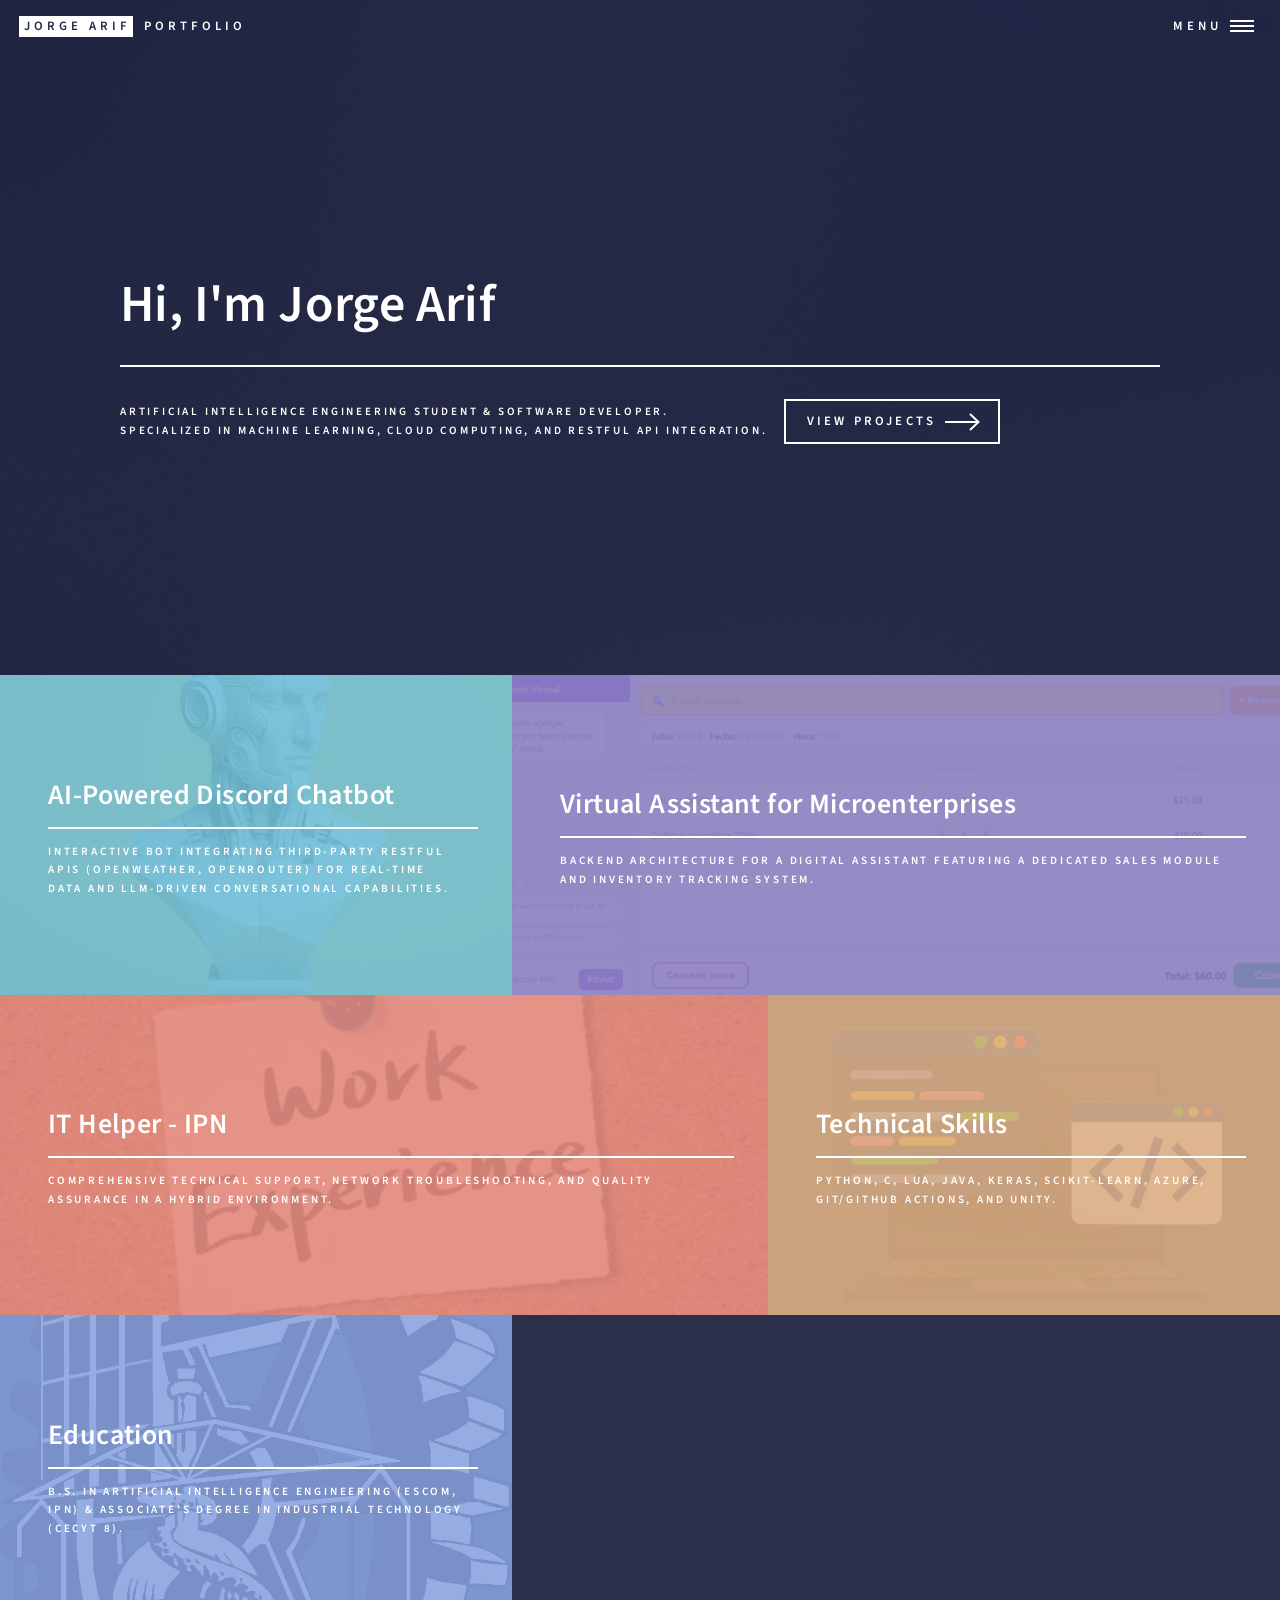
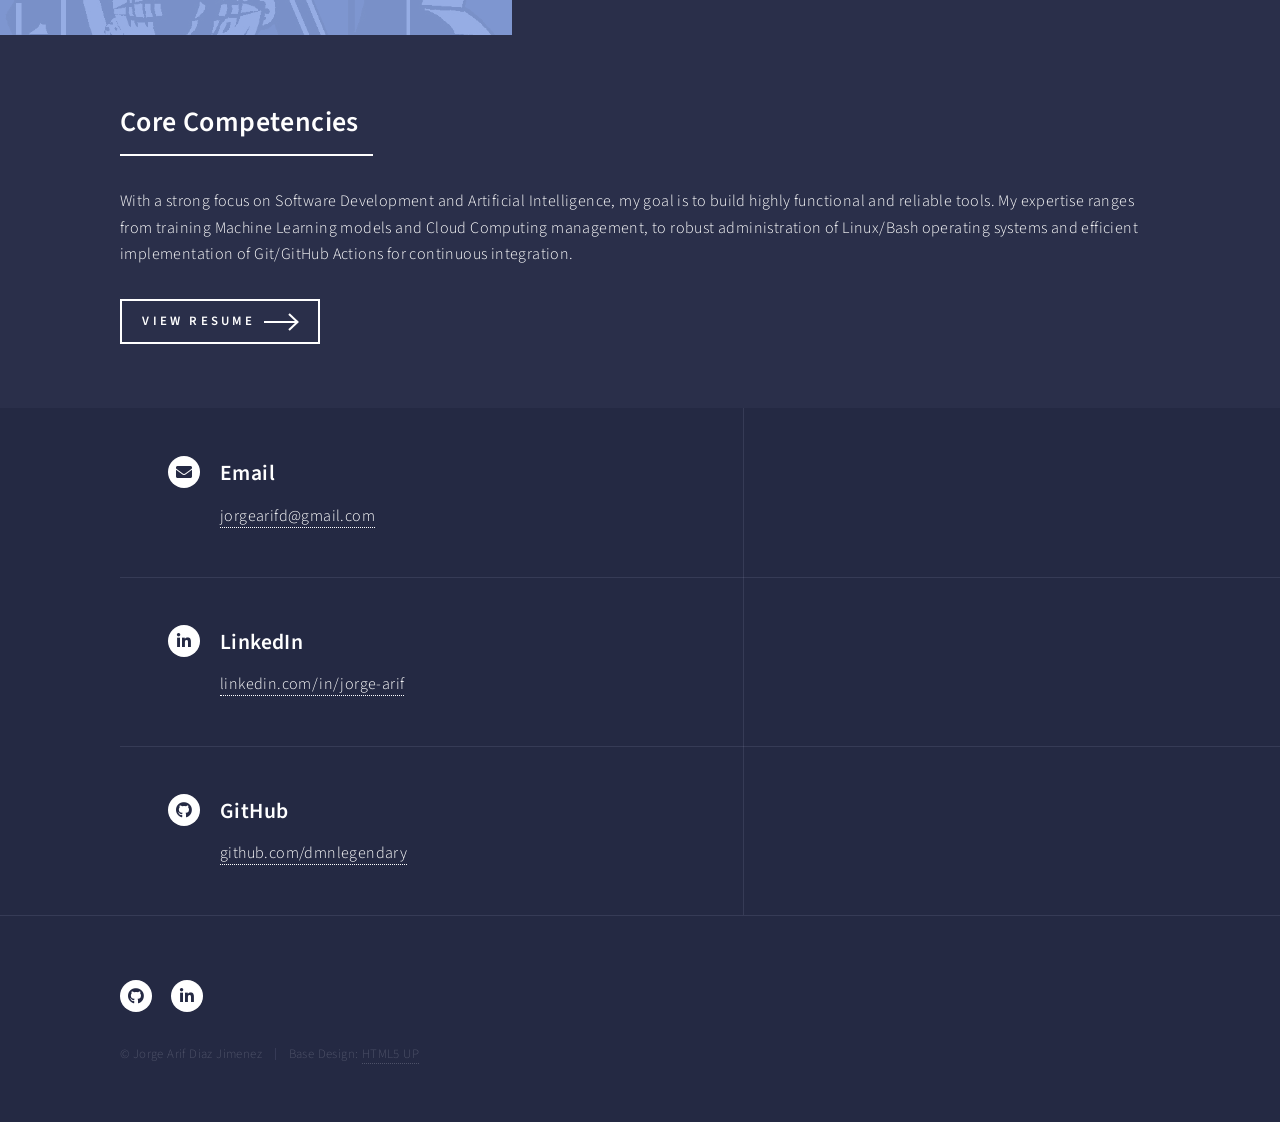
<file: index.html>
<!DOCTYPE HTML>
<html>
    <head>
        <title>Jorge Arif | Portfolio</title>
        <meta charset="utf-8" />
        <meta name="viewport" content="width=device-width, initial-scale=1, user-scalable=no" />
        <link rel="stylesheet" href="assets/css/main.css" />
        <link rel="icon" type="image/png" href="images/Logo_Arif.png">
        <noscript><link rel="stylesheet" href="assets/css/noscript.css" /></noscript>
    </head>
    <body class="is-preload">

        <div id="wrapper">

                <header id="header" class="alt">
                        <a href="index.html" class="logo"><strong>Jorge Arif</strong> <span>Portfolio</span></a>
                        <nav>
                            <a href="#menu">Menu</a>
                        </nav>
                    </header>

                <nav id="menu">
                        <ul class="links">
                            <li><a href="index.html">Home</a></li>
                            <li><a href="discordBot.html">Discord Chatbot</a></li>
                            <li><a href="VirtualAssistant.html">Virtual Assistant</a></li>
                            <li><a href="ITJob.html">IT Experience</a></li>
                            <li><a href="technicalSkills.html">Technical Skills</a></li>
                            <li><a href="education.html">Education</a></li>
                        </ul>
                    </nav>

                <section id="banner" class="major">
                        <div class="inner">
                            <header class="major">
                                <h1>Hi, I'm Jorge Arif</h1>
                            </header>
                            <div class="content">
                                <p>Artificial Intelligence Engineering Student & Software Developer.<br />
                                Specialized in Machine Learning, Cloud Computing, and RESTful API Integration.</p>
                                <ul class="actions">
                                    <li><a href="#one" class="button next scrolly">View Projects</a></li>
                                </ul>
                            </div>
                        </div>
                    </section>

                <div id="main">

                        <section id="one" class="tiles">
                                <article>
                                    <span class="image">
                                        <img src="images/discord_emblem.jpg" alt="Discord Bot Project" />
                                    </span>
                                    <header class="major">
                                        <h3><a href="discordBot.html" class="link">AI-Powered Discord Chatbot</a></h3>
                                        <p>Interactive bot integrating third-party RESTful APIs (OpenWeather, OpenRouter) for real-time data and LLM-driven conversational capabilities.</p>
                                    </header>
                                </article>
                                
                                <article>
                                    <span class="image">
                                        <img src="images/asistenteMockup.png" alt="Virtual Assistant Project" />
                                    </span>
                                    <header class="major">
                                        <h3><a href="VirtualAssistant.html" class="link">Virtual Assistant for Microenterprises</a></h3>
                                        <p>Backend architecture for a digital assistant featuring a dedicated sales module and inventory tracking system.</p>
                                    </header>
                                </article>

                                <article>
                                    <span class="image">
                                        <img src="images/jobExperience.png" alt="IT Helper Experience" />
                                    </span>
                                    <header class="major">
                                        <h3><a href="ITJob.html" class="link">IT Helper - IPN</a></h3>
                                        <p>Comprehensive technical support, network troubleshooting, and quality assurance in a hybrid environment.</p>
                                    </header>
                                </article>

                                <article>
                                    <span class="image">
                                        <img src="images/embed2.png" alt="Technical Skills" />
                                    </span>
                                    <header class="major">
                                        <h3><a href="technicalSkills.html" class="link">Technical Skills</a></h3>
                                        <p>Python, C, Lua, Java, Keras, Scikit-learn, Azure, Git/GitHub Actions, and Unity.</p>
                                    </header>
                                </article>

                                <article>
                                    <span class="image">
                                        <img src="images/IPN_escudo.png" alt="Education" />
                                    </span>
                                    <header class="major">
                                        <h3><a href="education.html" class="link">Education</a></h3>
                                        <p>B.S. in Artificial Intelligence Engineering (ESCOM, IPN) & Associate's degree in Industrial Technology (CECyT 8).</p>
                                    </header>
                                </article>
                            </section>

                        <section id="two">
                                <div class="inner">
                                    <header class="major">
                                        <h2>Core Competencies</h2>
                                    </header>
                                    <p>With a strong focus on Software Development and Artificial Intelligence, my goal is to build highly functional and reliable tools. My expertise ranges from training Machine Learning models and Cloud Computing management, to robust administration of Linux/Bash operating systems and efficient implementation of Git/GitHub Actions for continuous integration.</p>
                                    <ul class="actions">
                                        <li><a href="assets/docs/CV.pdf" target="_blank" class="button next">View Resume</a></li>
                                    </ul>
                                </div>
                            </section>

                    </div>

                <section id="contact">
                        <div class="inner">
                            <section class="split">
                                <section>
                                    <div class="contact-method">
                                        <span class="icon solid alt fa-envelope"></span>
                                        <h3>Email</h3>
                                        <a href="mailto:jorgearifd@gmail.com">jorgearifd@gmail.com</a>
                                    </div>
                                </section>
                                <section>
                                    <div class="contact-method">
                                        <span class="icon brands alt fa-linkedin-in"></span>
                                        <h3>LinkedIn</h3>
                                        <a href="https://www.linkedin.com/in/jorge-arif-diaz-jimenez-746949239/" target="_blank">linkedin.com/in/jorge-arif</a>
                                    </div>
                                </section>
                                <section>
                                    <div class="contact-method">
                                        <span class="icon brands alt fa-github"></span>
                                        <h3>GitHub</h3>
                                        <a href="https://github.com/dmnlegendary" target="_blank">github.com/dmnlegendary</a>
                                    </div>
                                </section>
                            </section>
                        </div>
                    </section>

                <footer id="footer">
                        <div class="inner">
                            <ul class="icons">
                                <li><a href="https://github.com/dmnlegendary" target="_blank" class="icon brands alt fa-github"><span class="label">GitHub</span></a></li>
                                <li><a href="https://www.linkedin.com/in/jorge-arif-diaz-jimenez-746949239/" target="_blank" class="icon brands alt fa-linkedin-in"><span class="label">LinkedIn</span></a></li>
                            </ul>
                            <ul class="copyright">
                                <li>&copy; Jorge Arif Diaz Jimenez</li><li>Base Design: <a href="https://html5up.net">HTML5 UP</a></li>
                            </ul>
                        </div>
                    </footer>

            </div>

        <script src="assets/js/jquery.min.js"></script>
            <script src="assets/js/jquery.scrolly.min.js"></script>
            <script src="assets/js/jquery.scrollex.min.js"></script>
            <script src="assets/js/browser.min.js"></script>
            <script src="assets/js/breakpoints.min.js"></script>
            <script src="assets/js/util.js"></script>
            <script src="assets/js/main.js"></script>

    </body>
</html>
</file>
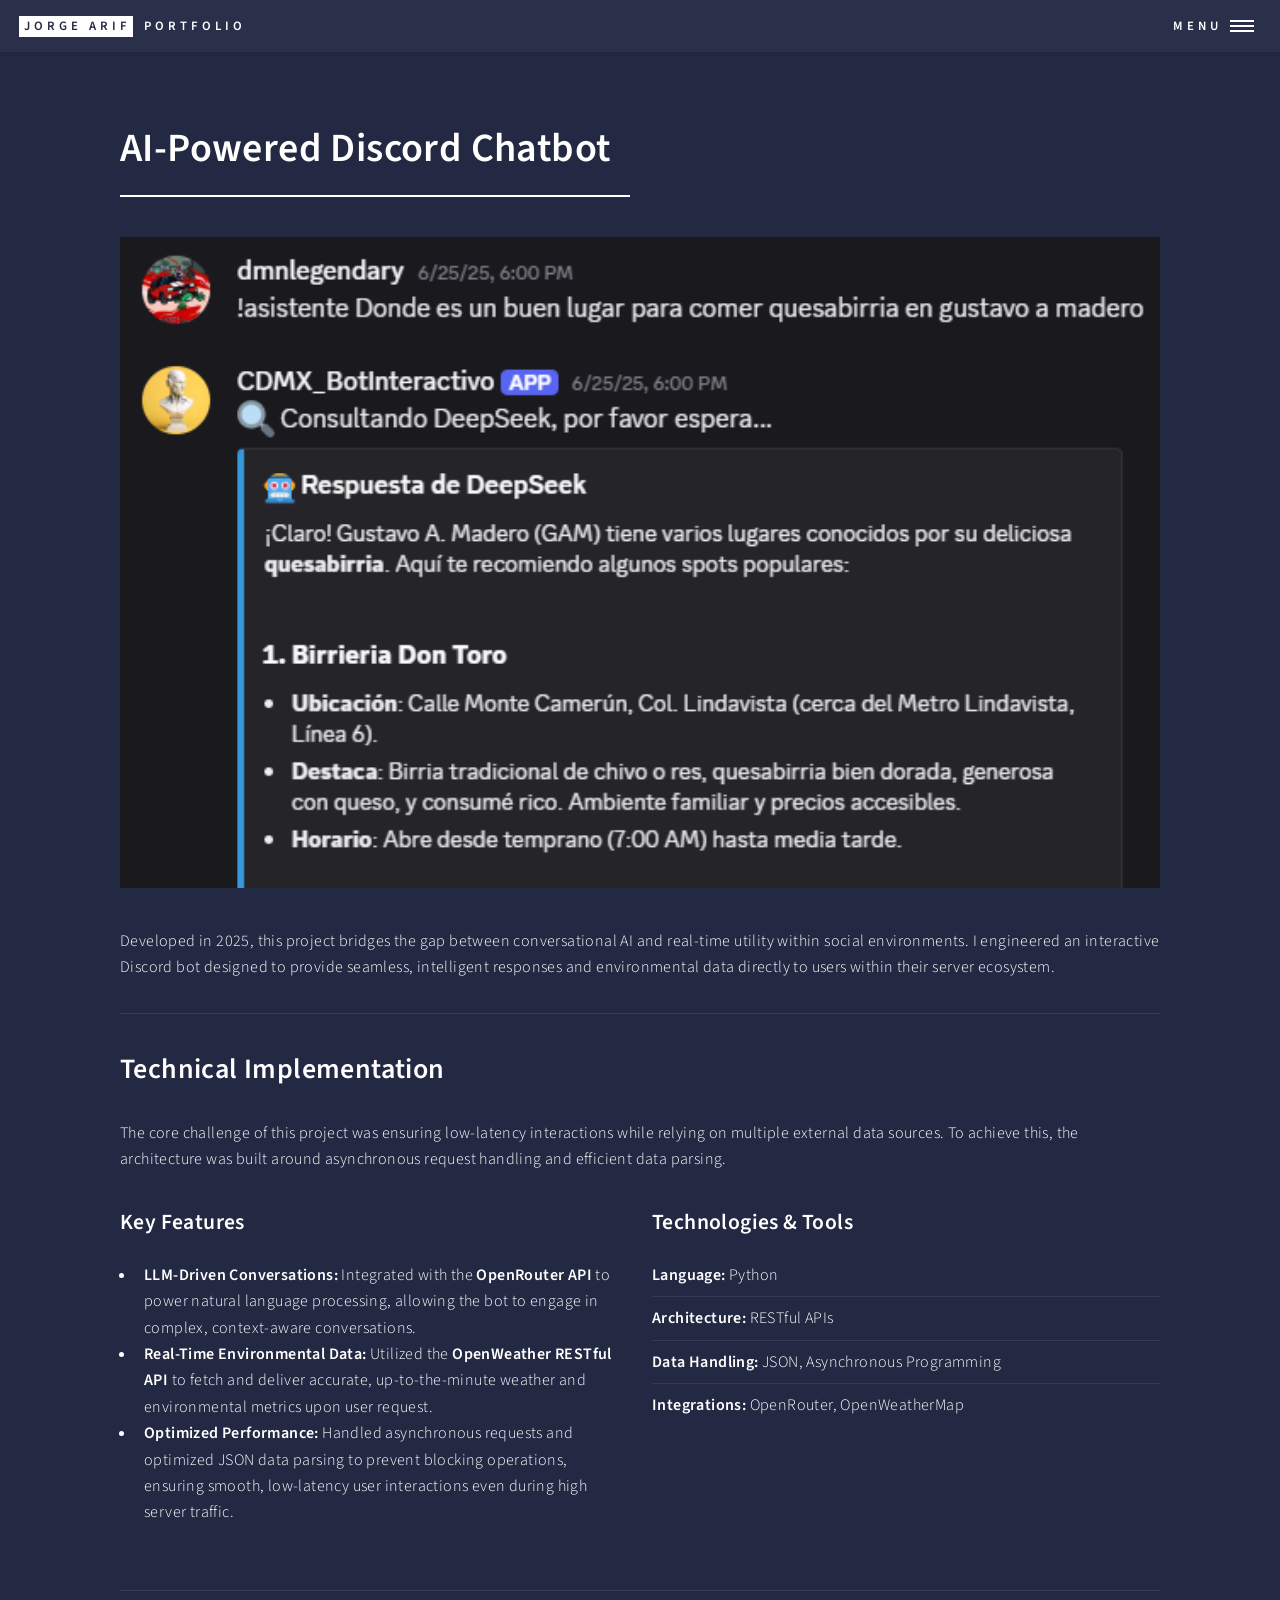
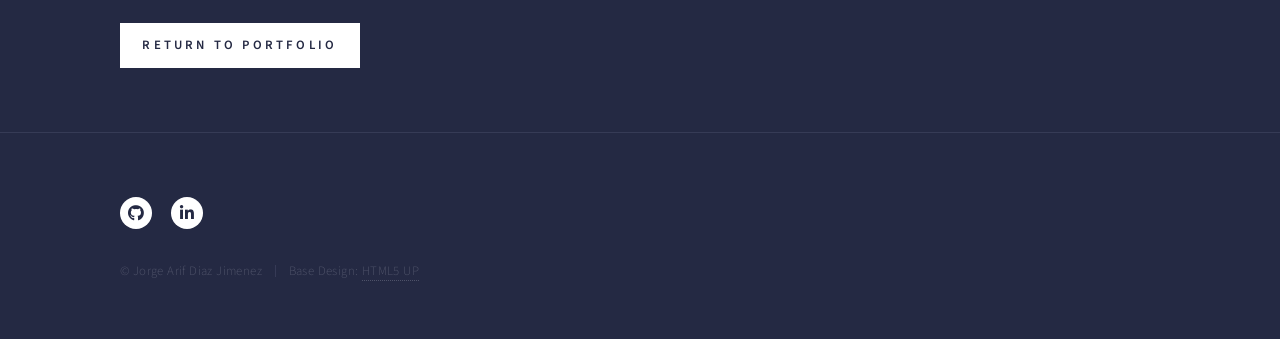
<file: discordBot.html>
<!DOCTYPE HTML>
<html>
    <head>
        <title>Discord Chatbot | Jorge Arif</title>
        <meta charset="utf-8" />
        <meta name="viewport" content="width=device-width, initial-scale=1, user-scalable=no" />
        <link rel="stylesheet" href="assets/css/main.css" />
        <link rel="icon" type="image/png" href="images/Logo_Arif.png">
        <noscript><link rel="stylesheet" href="assets/css/noscript.css" /></noscript>
    </head>
    <body class="is-preload">

        <div id="wrapper">

                <header id="header">
                        <a href="index.html" class="logo"><strong>Jorge Arif</strong> <span>Portfolio</span></a>
                        <nav>
                            <a href="#menu">Menu</a>
                        </nav>
                    </header>

                <nav id="menu">
                        <ul class="links">
                            <li><a href="index.html">Home</a></li>
                            <li><a href="discordBot.html">Discord Chatbot</a></li>
                            <li><a href="VirtualAssistant.html">Virtual Assistant</a></li>
                            <li><a href="ITJob.html">IT Experience</a></li>
                            <li><a href="technicalSkills.html">Technical Skills</a></li>
                            <li><a href="education.html">Education</a></li>
                        </ul>
                    </nav>

                <div id="main" class="alt">

                        <section id="one">
                                <div class="inner">
                                    <header class="major">
                                        <h1>AI-Powered Discord Chatbot</h1>
                                    </header>
                                    
                                    <span class="image main"><img src="images/bot_funcionando.png" alt="Discord Bot Banner" /></span>
                                    
                                    <p>Developed in 2025, this project bridges the gap between conversational AI and real-time utility within social environments. I engineered an interactive Discord bot designed to provide seamless, intelligent responses and environmental data directly to users within their server ecosystem.</p>

                                    <hr />

                                    <h2>Technical Implementation</h2>
                                    <p>The core challenge of this project was ensuring low-latency interactions while relying on multiple external data sources. To achieve this, the architecture was built around asynchronous request handling and efficient data parsing.</p>
                                    
                                    <div class="row">
                                        <div class="col-6 col-12-small">
                                            <h3>Key Features</h3>
                                            <ul>
                                                <li><strong>LLM-Driven Conversations:</strong> Integrated with the <strong>OpenRouter API</strong> to power natural language processing, allowing the bot to engage in complex, context-aware conversations.</li>
                                                <li><strong>Real-Time Environmental Data:</strong> Utilized the <strong>OpenWeather RESTful API</strong> to fetch and deliver accurate, up-to-the-minute weather and environmental metrics upon user request.</li>
                                                <li><strong>Optimized Performance:</strong> Handled asynchronous requests and optimized JSON data parsing to prevent blocking operations, ensuring smooth, low-latency user interactions even during high server traffic.</li>
                                            </ul>
                                        </div>
                                        <div class="col-6 col-12-small">
                                            <h3>Technologies & Tools</h3>
                                            <ul class="alt">
                                                <li><strong>Language:</strong> Python</li>
                                                <li><strong>Architecture:</strong> RESTful APIs</li>
                                                <li><strong>Data Handling:</strong> JSON, Asynchronous Programming</li>
                                                <li><strong>Integrations:</strong> OpenRouter, OpenWeatherMap</li>
                                            </ul>
                                        </div>
                                    </div>

                                    <hr />
                                    <ul class="actions">
                                        <li><a href="index.html" class="button primary">Return to Portfolio</a></li>
                                    </ul>

                                </div>
                            </section>

                    </div>

                <footer id="footer">
                        <div class="inner">
                            <ul class="icons">
                                <li><a href="https://github.com/dmnlegendary" target="_blank" class="icon brands alt fa-github"><span class="label">GitHub</span></a></li>
                                <li><a href="https://www.linkedin.com/in/jorge-arif-diaz-jimenez-746949239/" target="_blank" class="icon brands alt fa-linkedin-in"><span class="label">LinkedIn</span></a></li>
                            </ul>
                            <ul class="copyright">
                                <li>&copy; Jorge Arif Diaz Jimenez</li><li>Base Design: <a href="https://html5up.net">HTML5 UP</a></li>
                            </ul>
                        </div>
                    </footer>

            </div>

        <script src="assets/js/jquery.min.js"></script>
            <script src="assets/js/jquery.scrolly.min.js"></script>
            <script src="assets/js/jquery.scrollex.min.js"></script>
            <script src="assets/js/browser.min.js"></script>
            <script src="assets/js/breakpoints.min.js"></script>
            <script src="assets/js/util.js"></script>
            <script src="assets/js/main.js"></script>

    </body>
</html>
</file>
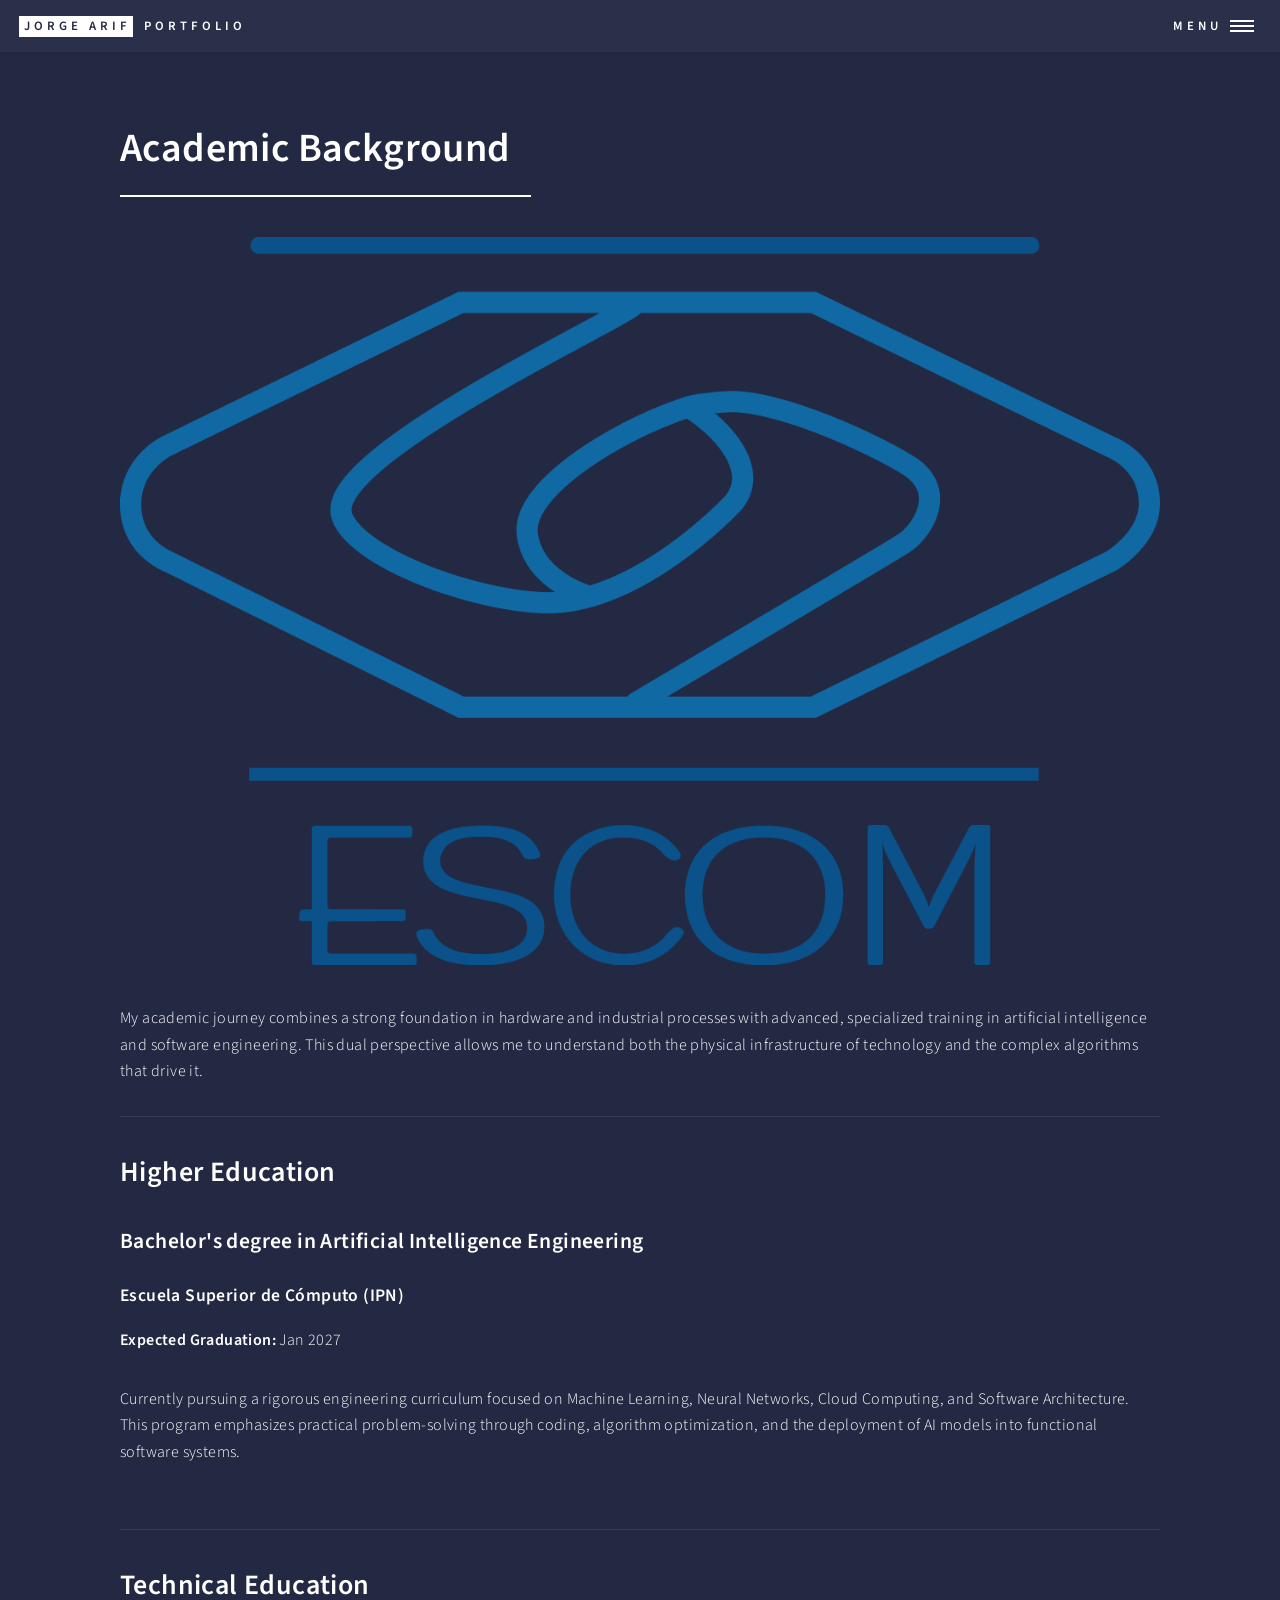
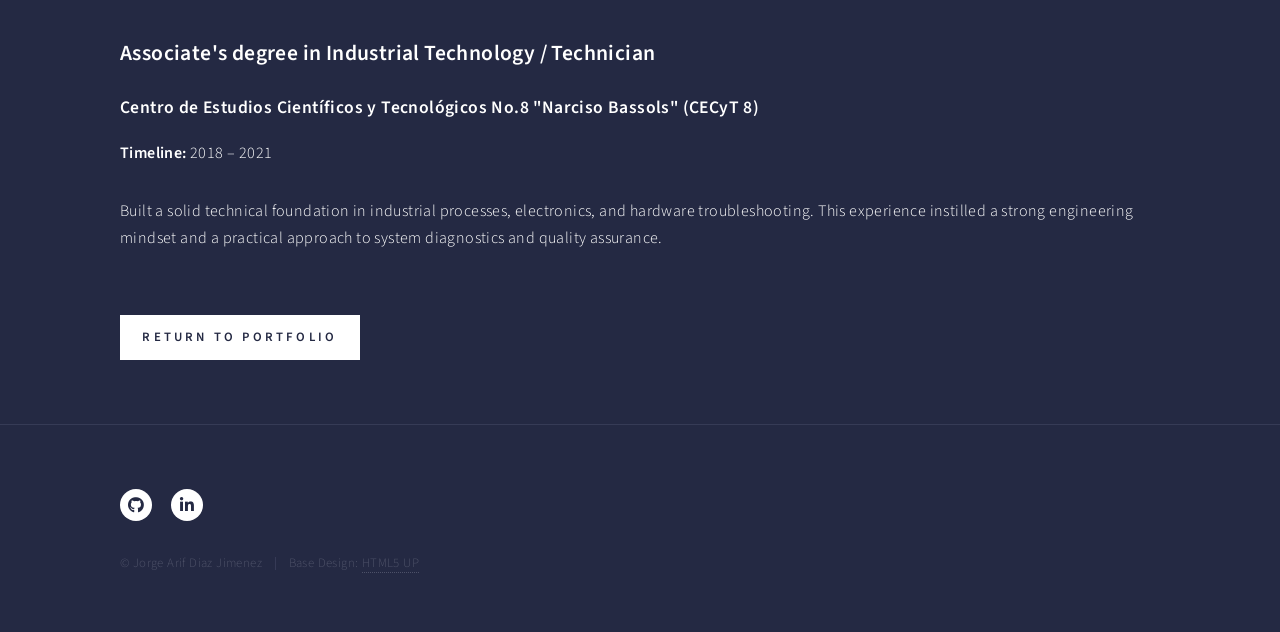
<file: education.html>
<!DOCTYPE HTML>
<html>
    <head>
        <title>Education | Jorge Arif</title>
        <meta charset="utf-8" />
        <meta name="viewport" content="width=device-width, initial-scale=1, user-scalable=no" />
        <link rel="stylesheet" href="assets/css/main.css" />
        <link rel="icon" type="image/png" href="images/Logo_Arif.png">
        <noscript><link rel="stylesheet" href="assets/css/noscript.css" /></noscript>
    </head>
    <body class="is-preload">

        <div id="wrapper">

                <header id="header">
                        <a href="index.html" class="logo"><strong>Jorge Arif</strong> <span>Portfolio</span></a>
                        <nav>
                            <a href="#menu">Menu</a>
                        </nav>
                    </header>

                <nav id="menu">
                        <ul class="links">
                            <li><a href="index.html">Home</a></li>
                            <li><a href="discordBot.html">Discord Chatbot</a></li>
                            <li><a href="VirtualAssistant.html">Virtual Assistant</a></li>
                            <li><a href="ITJob.html">IT Experience</a></li>
                            <li><a href="technicalSkills.html">Technical Skills</a></li>
                            <li><a href="education.html">Education</a></li>
                        </ul>
                    </nav>

                <div id="main" class="alt">

                        <section id="one">
                                <div class="inner">
                                    <header class="major">
                                        <h1>Academic Background</h1>
                                    </header>
                                    
                                    <span class="image main"><img src="images/escom-logo-png-2.png" alt="Education Banner" /></span>
                                    
                                    <p>My academic journey combines a strong foundation in hardware and industrial processes with advanced, specialized training in artificial intelligence and software engineering. This dual perspective allows me to understand both the physical infrastructure of technology and the complex algorithms that drive it.</p>

                                    <hr />

                                    <h2>Higher Education</h2>
                                    <div class="row">
                                        <div class="col-12">
                                            <h3>Bachelor's degree in Artificial Intelligence Engineering</h3>
                                            <h4>Escuela Superior de Cómputo (IPN)</h4>
                                            <p><strong>Expected Graduation:</strong> Jan 2027</p>
                                            <p>Currently pursuing a rigorous engineering curriculum focused on Machine Learning, Neural Networks, Cloud Computing, and Software Architecture. This program emphasizes practical problem-solving through coding, algorithm optimization, and the deployment of AI models into functional software systems.</p>
                                        </div>
                                    </div>

                                    <hr />

                                    <h2>Technical Education</h2>
                                    <div class="row">
                                        <div class="col-12">
                                            <h3>Associate's degree in Industrial Technology / Technician</h3>
                                            <h4>Centro de Estudios Científicos y Tecnológicos No.8 "Narciso Bassols" (CECyT 8)</h4>
                                            <p><strong>Timeline:</strong> 2018 &ndash; 2021</p>
                                            <p>Built a solid technical foundation in industrial processes, electronics, and hardware troubleshooting. This experience instilled a strong engineering mindset and a practical approach to system diagnostics and quality assurance.</p>
                                        </div>
                                    </div>

                                    <ul class="actions" style="margin-top: 2em;">
                                        <li><a href="index.html" class="button primary">Return to Portfolio</a></li>
                                    </ul>

                                </div>
                            </section>

                    </div>

                <footer id="footer">
                        <div class="inner">
                            <ul class="icons">
                                <li><a href="https://github.com/dmnlegendary" target="_blank" class="icon brands alt fa-github"><span class="label">GitHub</span></a></li>
                                <li><a href="https://www.linkedin.com/in/jorge-arif-diaz-jimenez-746949239/" target="_blank" class="icon brands alt fa-linkedin-in"><span class="label">LinkedIn</span></a></li>
                            </ul>
                            <ul class="copyright">
                                <li>&copy; Jorge Arif Diaz Jimenez</li><li>Base Design: <a href="https://html5up.net">HTML5 UP</a></li>
                            </ul>
                        </div>
                    </footer>

            </div>

        <script src="assets/js/jquery.min.js"></script>
            <script src="assets/js/jquery.scrolly.min.js"></script>
            <script src="assets/js/jquery.scrollex.min.js"></script>
            <script src="assets/js/browser.min.js"></script>
            <script src="assets/js/breakpoints.min.js"></script>
            <script src="assets/js/util.js"></script>
            <script src="assets/js/main.js"></script>

    </body>
</html>
</file>
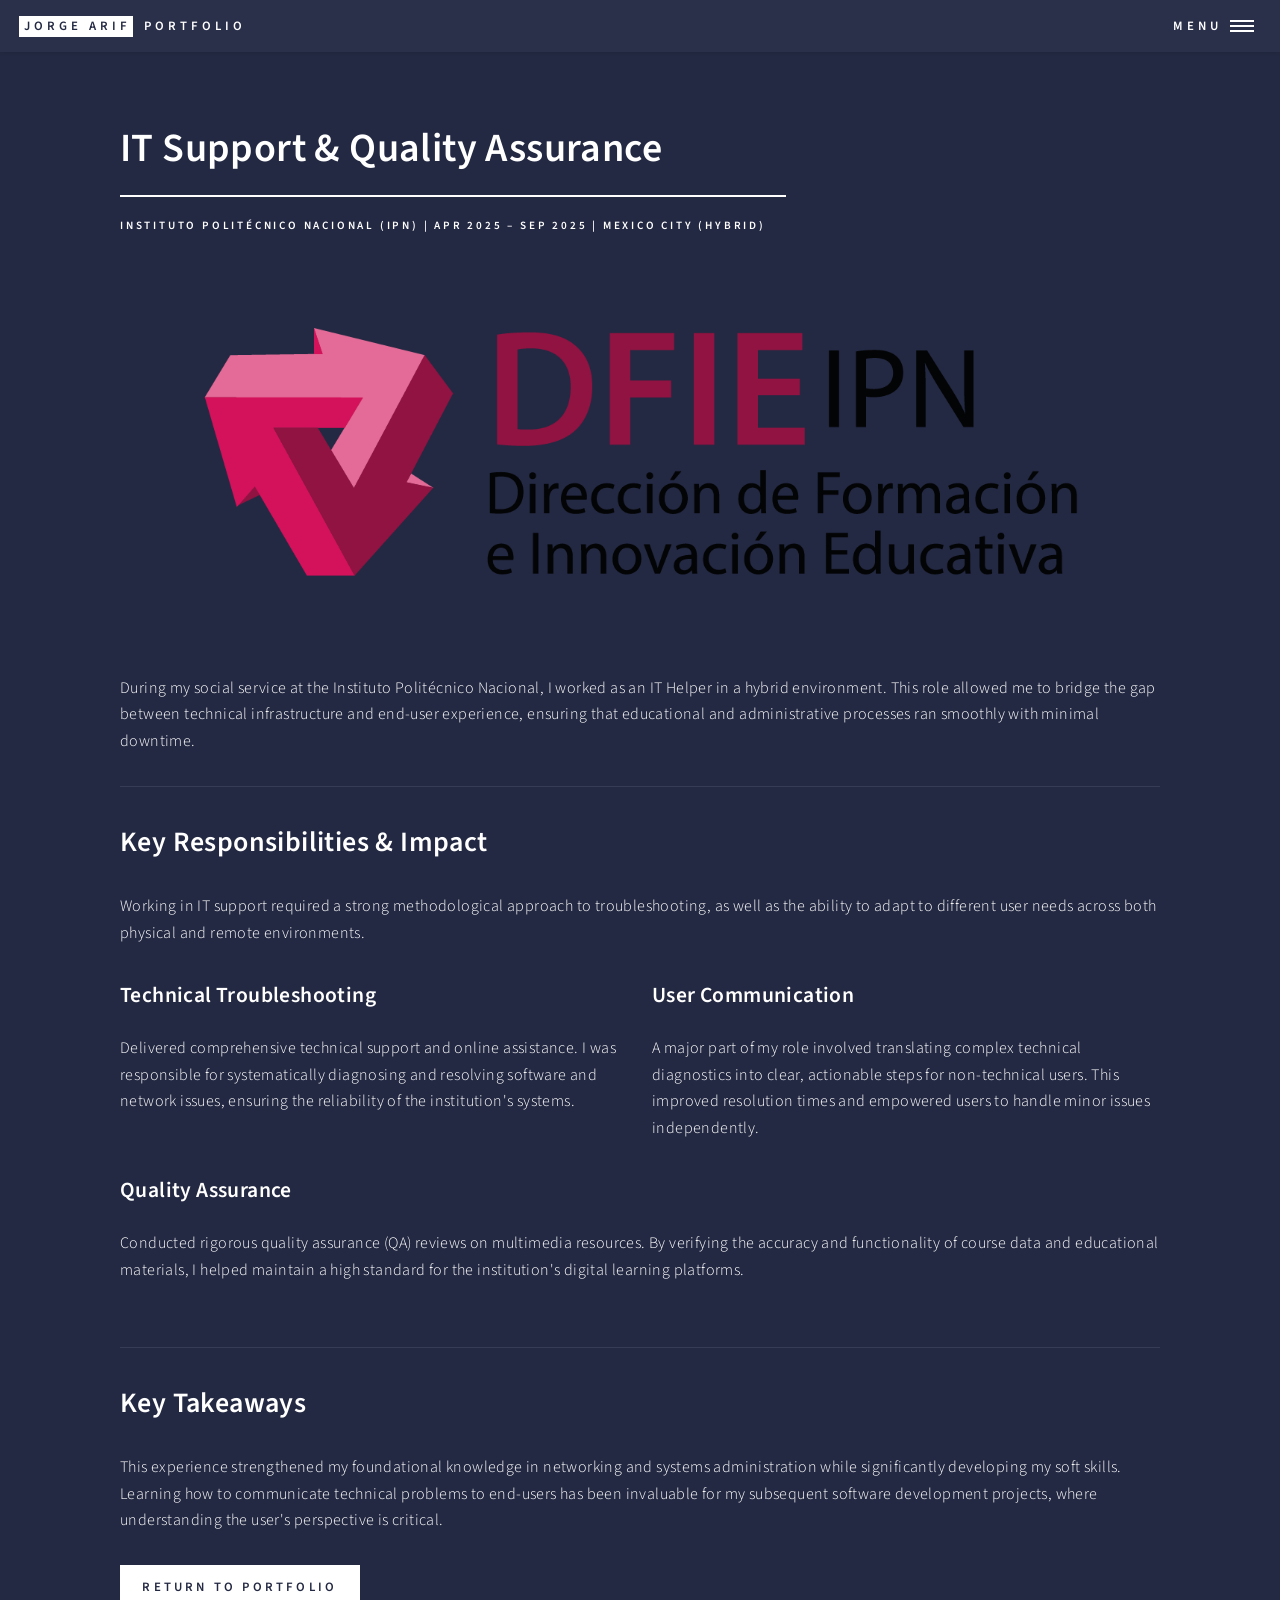
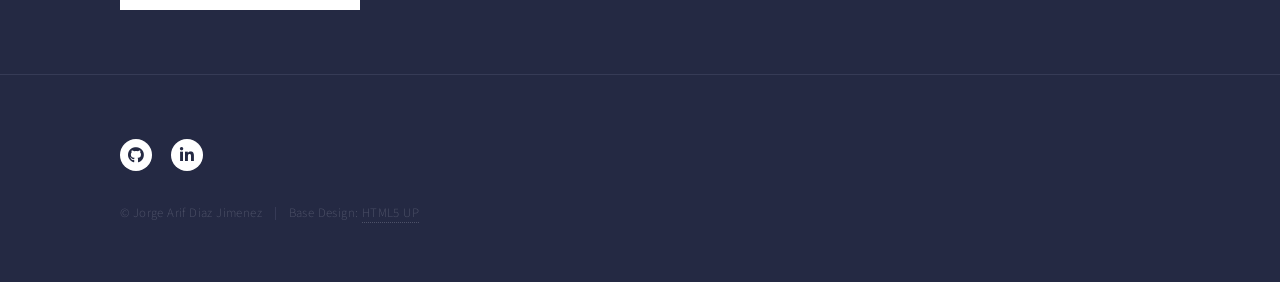
<file: ITJob.html>
<!DOCTYPE HTML>
<html>
    <head>
        <title>IT Experience | Jorge Arif</title>
        <meta charset="utf-8" />
        <meta name="viewport" content="width=device-width, initial-scale=1, user-scalable=no" />
        <link rel="stylesheet" href="assets/css/main.css" />
        <link rel="icon" type="image/png" href="images/Logo_Arif.png">
        <noscript><link rel="stylesheet" href="assets/css/noscript.css" /></noscript>
    </head>
    <body class="is-preload">

        <div id="wrapper">

                <header id="header">
                        <a href="index.html" class="logo"><strong>Jorge Arif</strong> <span>Portfolio</span></a>
                        <nav>
                            <a href="#menu">Menu</a>
                        </nav>
                    </header>

                <nav id="menu">
                        <ul class="links">
                            <li><a href="index.html">Home</a></li>
                            <li><a href="discordBot.html">Discord Chatbot</a></li>
                            <li><a href="VirtualAssistant.html">Virtual Assistant</a></li>
                            <li><a href="ITJob.html">IT Experience</a></li>
                            <li><a href="technicalSkills.html">Technical Skills</a></li>
                            <li><a href="education.html">Education</a></li>
                        </ul>
                    </nav>

                <div id="main" class="alt">

                        <section id="one">
                                <div class="inner">
                                    <header class="major">
                                        <h1>IT Support & Quality Assurance</h1>
                                        <p>Instituto Politécnico Nacional (IPN) | Apr 2025 – Sep 2025 | Mexico City (Hybrid)</p>
                                    </header>
                                    
                                    <span class="image main"><img src="images/logo-DFIE.png" alt="IT Support Banner" /></span>
                                    
                                    <p>During my social service at the Instituto Politécnico Nacional, I worked as an IT Helper in a hybrid environment. This role allowed me to bridge the gap between technical infrastructure and end-user experience, ensuring that educational and administrative processes ran smoothly with minimal downtime.</p>

                                    <hr />

                                    <h2>Key Responsibilities & Impact</h2>
                                    <p>Working in IT support required a strong methodological approach to troubleshooting, as well as the ability to adapt to different user needs across both physical and remote environments.</p>
                                    
                                    <div class="row">
                                        <div class="col-6 col-12-small">
                                            <h3>Technical Troubleshooting</h3>
                                            <p>Delivered comprehensive technical support and online assistance. I was responsible for systematically diagnosing and resolving software and network issues, ensuring the reliability of the institution's systems.</p>
                                        </div>
                                        <div class="col-6 col-12-small">
                                            <h3>User Communication</h3>
                                            <p>A major part of my role involved translating complex technical diagnostics into clear, actionable steps for non-technical users. This improved resolution times and empowered users to handle minor issues independently.</p>
                                        </div>
                                        <div class="col-12">
                                            <h3>Quality Assurance</h3>
                                            <p>Conducted rigorous quality assurance (QA) reviews on multimedia resources. By verifying the accuracy and functionality of course data and educational materials, I helped maintain a high standard for the institution's digital learning platforms.</p>
                                        </div>
                                    </div>

                                    <hr />

                                    <h2>Key Takeaways</h2>
                                    <p>This experience strengthened my foundational knowledge in networking and systems administration while significantly developing my soft skills. Learning how to communicate technical problems to end-users has been invaluable for my subsequent software development projects, where understanding the user's perspective is critical.</p>

                                    <ul class="actions">
                                        <li><a href="index.html" class="button primary">Return to Portfolio</a></li>
                                    </ul>

                                </div>
                            </section>

                    </div>

                <footer id="footer">
                        <div class="inner">
                            <ul class="icons">
                                <li><a href="https://github.com/dmnlegendary" target="_blank" class="icon brands alt fa-github"><span class="label">GitHub</span></a></li>
                                <li><a href="https://www.linkedin.com/in/jorge-arif-diaz-jimenez-746949239/" target="_blank" class="icon brands alt fa-linkedin-in"><span class="label">LinkedIn</span></a></li>
                            </ul>
                            <ul class="copyright">
                                <li>&copy; Jorge Arif Diaz Jimenez</li><li>Base Design: <a href="https://html5up.net">HTML5 UP</a></li>
                            </ul>
                        </div>
                    </footer>

            </div>

        <script src="assets/js/jquery.min.js"></script>
            <script src="assets/js/jquery.scrolly.min.js"></script>
            <script src="assets/js/jquery.scrollex.min.js"></script>
            <script src="assets/js/browser.min.js"></script>
            <script src="assets/js/breakpoints.min.js"></script>
            <script src="assets/js/util.js"></script>
            <script src="assets/js/main.js"></script>

    </body>
</html>
</file>
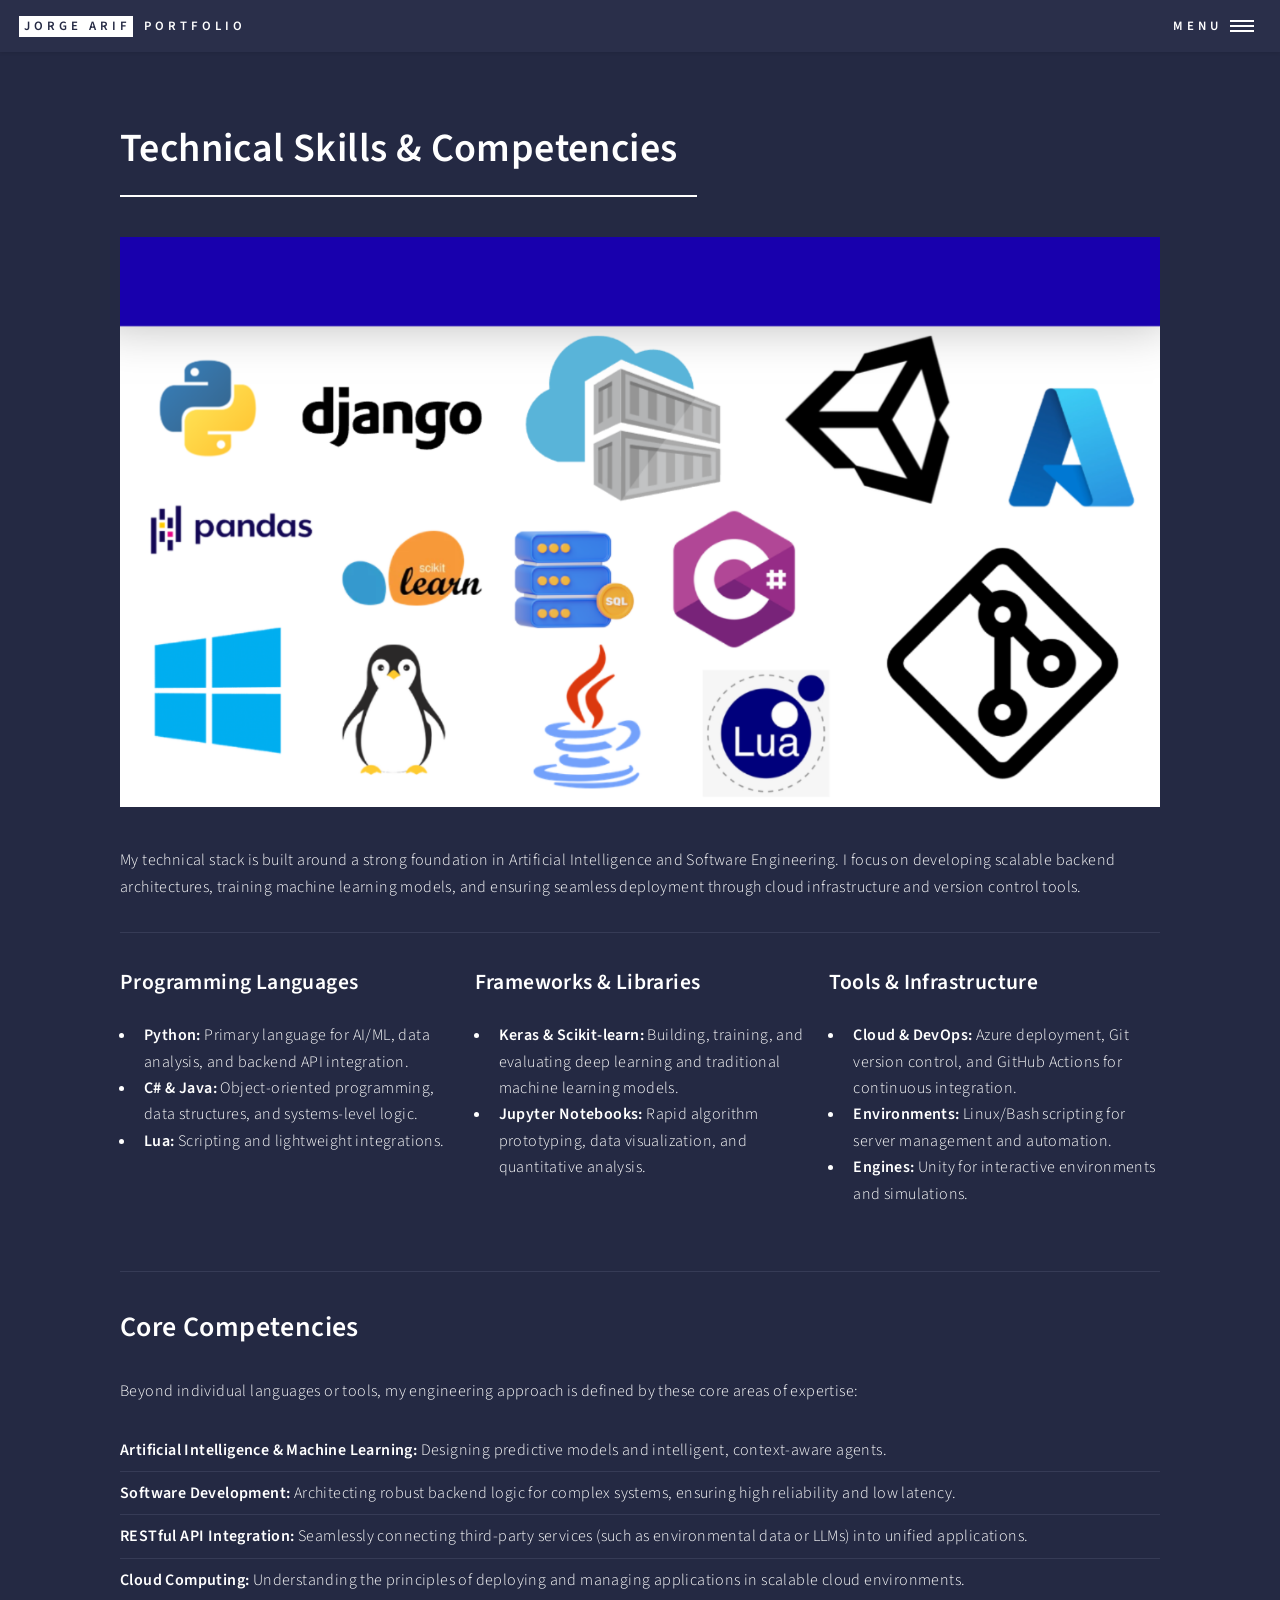
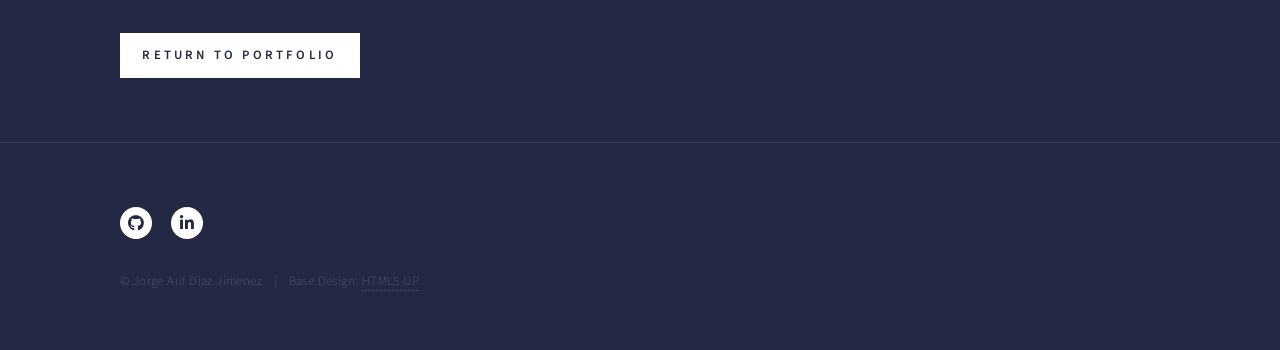
<file: technicalSkills.html>
<!DOCTYPE HTML>
<html>
    <head>
        <title>Technical Skills | Jorge Arif</title>
        <meta charset="utf-8" />
        <meta name="viewport" content="width=device-width, initial-scale=1, user-scalable=no" />
        <link rel="stylesheet" href="assets/css/main.css" />
        <link rel="icon" type="image/png" href="images/Logo_Arif.png">
        <noscript><link rel="stylesheet" href="assets/css/noscript.css" /></noscript>
    </head>
    <body class="is-preload">

        <div id="wrapper">

                <header id="header">
                        <a href="index.html" class="logo"><strong>Jorge Arif</strong> <span>Portfolio</span></a>
                        <nav>
                            <a href="#menu">Menu</a>
                        </nav>
                    </header>

                <nav id="menu">
                        <ul class="links">
                            <li><a href="index.html">Home</a></li>
                            <li><a href="discordBot.html">Discord Chatbot</a></li>
                            <li><a href="VirtualAssistant.html">Virtual Assistant</a></li>
                            <li><a href="ITJob.html">IT Experience</a></li>
                            <li><a href="technicalSkills.html">Technical Skills</a></li>
                            <li><a href="education.html">Education</a></li>
                        </ul>
                    </nav>

                <div id="main" class="alt">

                        <section id="one">
                                <div class="inner">
                                    <header class="major">
                                        <h1>Technical Skills & Competencies</h1>
                                    </header>
                                    
                                    <span class="image main"><img src="images/technologies.png" alt="Technical Skills Banner" /></span>
                                    
                                    <p>My technical stack is built around a strong foundation in Artificial Intelligence and Software Engineering. I focus on developing scalable backend architectures, training machine learning models, and ensuring seamless deployment through cloud infrastructure and version control tools.</p>

                                    <hr />

                                    <div class="row">
                                        <div class="col-4 col-12-medium">
                                            <h3>Programming Languages</h3>
                                            <ul>
                                                <li><strong>Python:</strong> Primary language for AI/ML, data analysis, and backend API integration.</li>
                                                <li><strong>C&#35; & Java:</strong> Object-oriented programming, data structures, and systems-level logic.</li>
                                                <li><strong>Lua:</strong> Scripting and lightweight integrations.</li>
                                            </ul>
                                        </div>
                                        
                                        <div class="col-4 col-12-medium">
                                            <h3>Frameworks & Libraries</h3>
                                            <ul>
                                                <li><strong>Keras & Scikit-learn:</strong> Building, training, and evaluating deep learning and traditional machine learning models.</li>
                                                <li><strong>Jupyter Notebooks:</strong> Rapid algorithm prototyping, data visualization, and quantitative analysis.</li>
                                            </ul>
                                        </div>

                                        <div class="col-4 col-12-medium">
                                            <h3>Tools & Infrastructure</h3>
                                            <ul>
                                                <li><strong>Cloud & DevOps:</strong> Azure deployment, Git version control, and GitHub Actions for continuous integration.</li>
                                                <li><strong>Environments:</strong> Linux/Bash scripting for server management and automation.</li>
                                                <li><strong>Engines:</strong> Unity for interactive environments and simulations.</li>
                                            </ul>
                                        </div>
                                    </div>

                                    <hr />

                                    <h2>Core Competencies</h2>
                                    <p>Beyond individual languages or tools, my engineering approach is defined by these core areas of expertise:</p>
                                    
                                    <ul class="alt">
                                        <li><strong>Artificial Intelligence & Machine Learning:</strong> Designing predictive models and intelligent, context-aware agents.</li>
                                        <li><strong>Software Development:</strong> Architecting robust backend logic for complex systems, ensuring high reliability and low latency.</li>
                                        <li><strong>RESTful API Integration:</strong> Seamlessly connecting third-party services (such as environmental data or LLMs) into unified applications.</li>
                                        <li><strong>Cloud Computing:</strong> Understanding the principles of deploying and managing applications in scalable cloud environments.</li>
                                    </ul>

                                    <ul class="actions">
                                        <li><a href="index.html" class="button primary">Return to Portfolio</a></li>
                                    </ul>

                                </div>
                            </section>

                    </div>

                <footer id="footer">
                        <div class="inner">
                            <ul class="icons">
                                <li><a href="https://github.com/dmnlegendary" target="_blank" class="icon brands alt fa-github"><span class="label">GitHub</span></a></li>
                                <li><a href="https://www.linkedin.com/in/jorge-arif-diaz-jimenez-746949239/" target="_blank" class="icon brands alt fa-linkedin-in"><span class="label">LinkedIn</span></a></li>
                            </ul>
                            <ul class="copyright">
                                <li>&copy; Jorge Arif Diaz Jimenez</li><li>Base Design: <a href="https://html5up.net">HTML5 UP</a></li>
                            </ul>
                        </div>
                    </footer>

            </div>

        <script src="assets/js/jquery.min.js"></script>
            <script src="assets/js/jquery.scrolly.min.js"></script>
            <script src="assets/js/jquery.scrollex.min.js"></script>
            <script src="assets/js/browser.min.js"></script>
            <script src="assets/js/breakpoints.min.js"></script>
            <script src="assets/js/util.js"></script>
            <script src="assets/js/main.js"></script>

    </body>
</html>
</file>
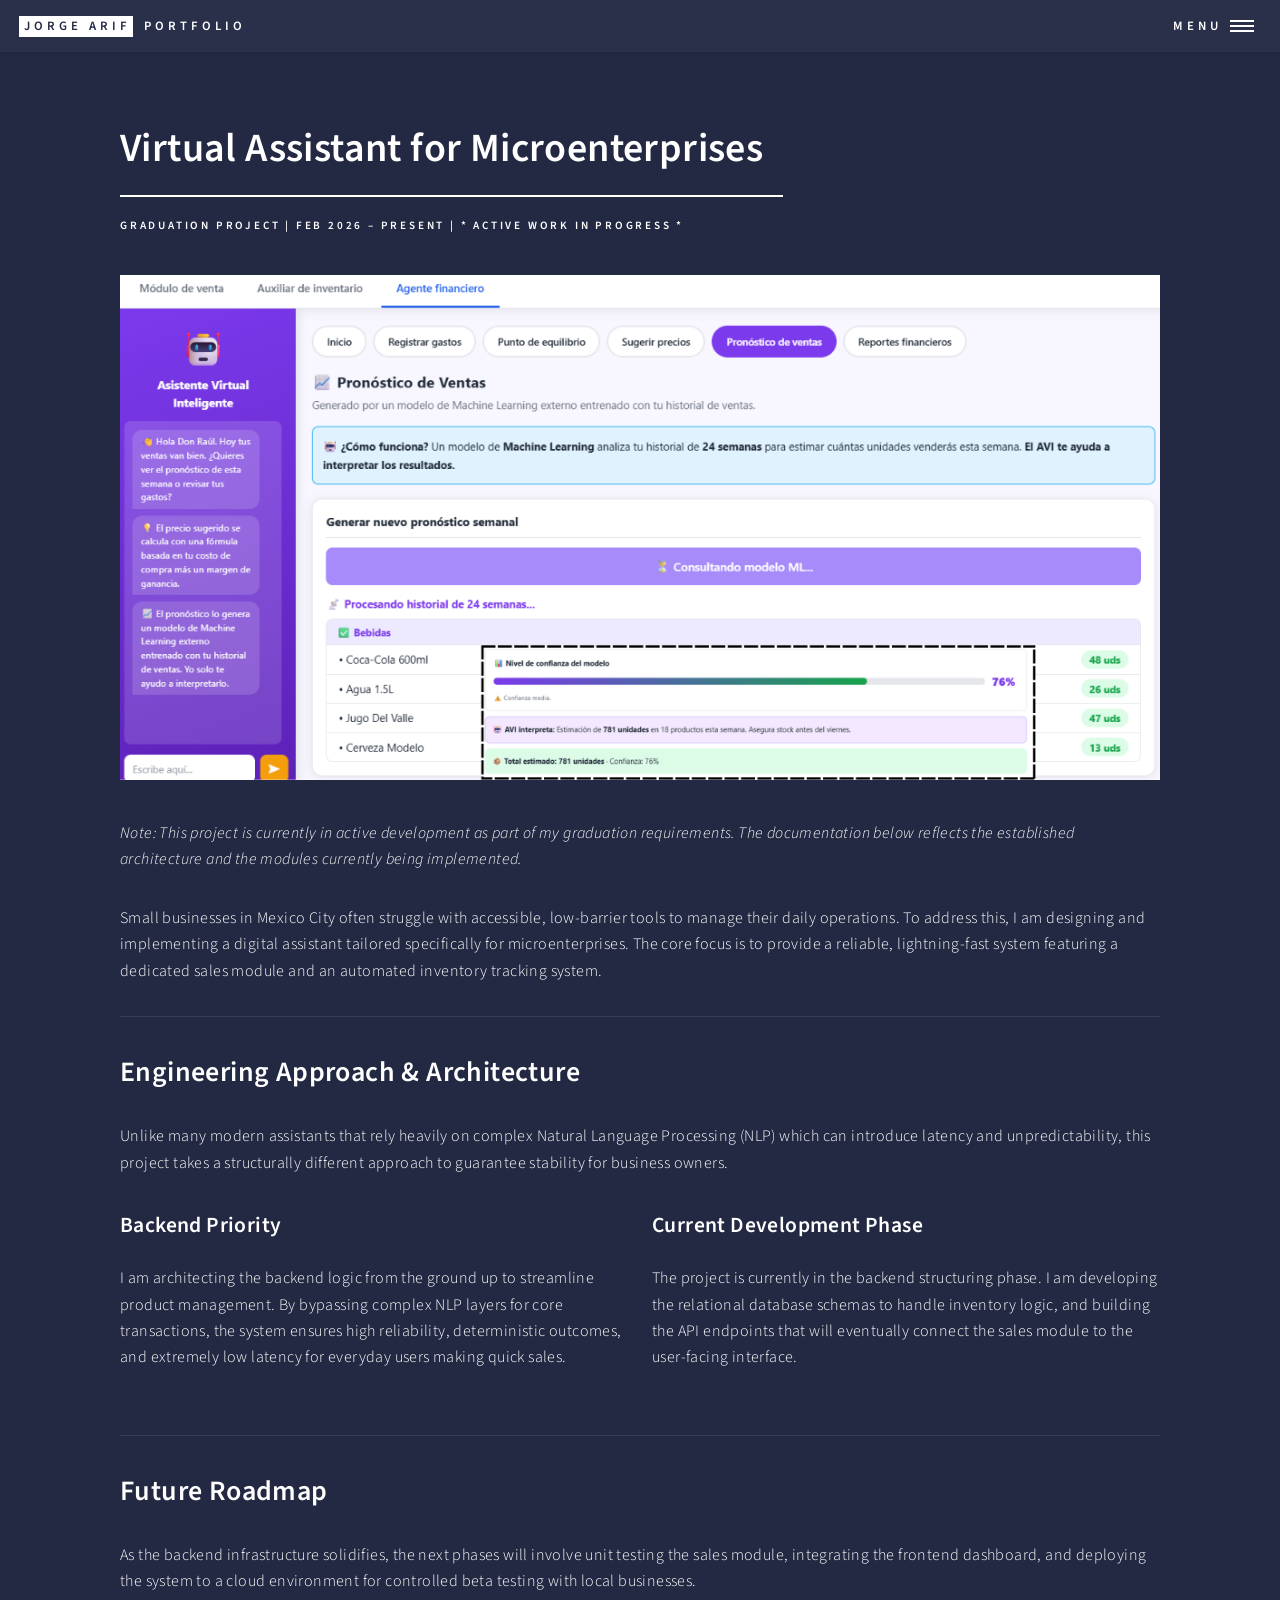
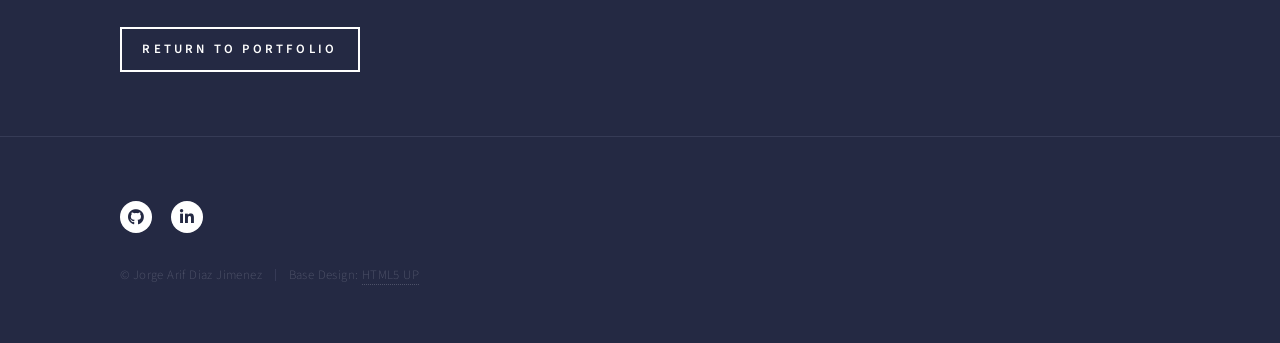
<file: VirtualAssistant.html>
<!DOCTYPE HTML>
<html>
    <head>
        <title>Virtual Assistant | Jorge Arif</title>
        <meta charset="utf-8" />
        <meta name="viewport" content="width=device-width, initial-scale=1, user-scalable=no" />
        <link rel="stylesheet" href="assets/css/main.css" />
        <link rel="icon" type="image/png" href="images/Logo_Arif.png">
        <noscript><link rel="stylesheet" href="assets/css/noscript.css" /></noscript>
    </head>
    <body class="is-preload">

        <div id="wrapper">

                <header id="header">
                        <a href="index.html" class="logo"><strong>Jorge Arif</strong> <span>Portfolio</span></a>
                        <nav>
                            <a href="#menu">Menu</a>
                        </nav>
                    </header>

                <nav id="menu">
                        <ul class="links">
                            <li><a href="index.html">Home</a></li>
                            <li><a href="discordBot.html">Discord Chatbot</a></li>
                            <li><a href="VirtualAssistant.html">Virtual Assistant</a></li>
                            <li><a href="ITJob.html">IT Experience</a></li>
                            <li><a href="technicalSkills.html">Technical Skills</a></li>
                            <li><a href="education.html">Education</a></li>
                        </ul>
                    </nav>

                <div id="main" class="alt">

                        <section id="one">
                                <div class="inner">
                                    <header class="major">
                                        <h1>Virtual Assistant for Microenterprises</h1>
                                        <p>Graduation Project | Feb 2026 – Present | <strong>* Active Work in Progress *</strong></p>
                                    </header>
                                    
                                    <span class="image main"><img src="images/bot_funcionando2.png" alt="Virtual Assistant Architecture" /></span>
                                    
                                    <p><em>Note: This project is currently in active development as part of my graduation requirements. The documentation below reflects the established architecture and the modules currently being implemented.</em></p>

                                    <p>Small businesses in Mexico City often struggle with accessible, low-barrier tools to manage their daily operations. To address this, I am designing and implementing a digital assistant tailored specifically for microenterprises. The core focus is to provide a reliable, lightning-fast system featuring a dedicated sales module and an automated inventory tracking system.</p>

                                    <hr />

                                    <h2>Engineering Approach & Architecture</h2>
                                    <p>Unlike many modern assistants that rely heavily on complex Natural Language Processing (NLP) which can introduce latency and unpredictability, this project takes a structurally different approach to guarantee stability for business owners.</p>
                                    
                                    <div class="row">
                                        <div class="col-6 col-12-small">
                                            <h3>Backend Priority</h3>
                                            <p>I am architecting the backend logic from the ground up to streamline product management. By bypassing complex NLP layers for core transactions, the system ensures high reliability, deterministic outcomes, and extremely low latency for everyday users making quick sales.</p>
                                        </div>
                                        <div class="col-6 col-12-small">
                                            <h3>Current Development Phase</h3>
                                            <p>The project is currently in the backend structuring phase. I am developing the relational database schemas to handle inventory logic, and building the API endpoints that will eventually connect the sales module to the user-facing interface.</p>
                                        </div>
                                    </div>

                                    <hr />

                                    <h2>Future Roadmap</h2>
                                    <p>As the backend infrastructure solidifies, the next phases will involve unit testing the sales module, integrating the frontend dashboard, and deploying the system to a cloud environment for controlled beta testing with local businesses.</p>

                                    <ul class="actions">
                                        <li><a href="index.html" class="button">Return to Portfolio</a></li>
                                    </ul>

                                </div>
                            </section>

                    </div>

                <footer id="footer">
                        <div class="inner">
                            <ul class="icons">
                                <li><a href="https://github.com/dmnlegendary" target="_blank" class="icon brands alt fa-github"><span class="label">GitHub</span></a></li>
                                <li><a href="https://www.linkedin.com/in/jorge-arif-diaz-jimenez-746949239/" target="_blank" class="icon brands alt fa-linkedin-in"><span class="label">LinkedIn</span></a></li>
                            </ul>
                            <ul class="copyright">
                                <li>&copy; Jorge Arif Diaz Jimenez</li><li>Base Design: <a href="https://html5up.net">HTML5 UP</a></li>
                            </ul>
                        </div>
                    </footer>

            </div>

        <script src="assets/js/jquery.min.js"></script>
            <script src="assets/js/jquery.scrolly.min.js"></script>
            <script src="assets/js/jquery.scrollex.min.js"></script>
            <script src="assets/js/browser.min.js"></script>
            <script src="assets/js/breakpoints.min.js"></script>
            <script src="assets/js/util.js"></script>
            <script src="assets/js/main.js"></script>

    </body>
</html>
</file>
<file: assets/css/noscript.css>
/*
	Forty by HTML5 UP
	html5up.net | @ajlkn
	Free for personal and commercial use under the CCA 3.0 license (html5up.net/license)
*/

/* Banner */

	body.is-preload #banner:after {
		opacity: 0.85;
	}

	body.is-preload #banner > .inner {
		-moz-filter: none;
		-webkit-filter: none;
		-ms-filter: none;
		filter: none;
		-moz-transform: none;
		-webkit-transform: none;
		-ms-transform: none;
		transform: none;
		opacity: 1;
	}
</file>
<file: assets/css/main.css>
@import url(fontawesome-all.min.css);
@import url("https://fonts.googleapis.com/css?family=Source+Sans+Pro:300,300italic,600,600italic");

/*
	Forty by HTML5 UP
	html5up.net | @ajlkn
	Free for personal and commercial use under the CCA 3.0 license (html5up.net/license)
*/

html, body, div, span, applet, object,
iframe, h1, h2, h3, h4, h5, h6, p, blockquote,
pre, a, abbr, acronym, address, big, cite,
code, del, dfn, em, img, ins, kbd, q, s, samp,
small, strike, strong, sub, sup, tt, var, b,
u, i, center, dl, dt, dd, ol, ul, li, fieldset,
form, label, legend, table, caption, tbody,
tfoot, thead, tr, th, td, article, aside,
canvas, details, embed, figure, figcaption,
footer, header, hgroup, menu, nav, output, ruby,
section, summary, time, mark, audio, video {
	margin: 0;
	padding: 0;
	border: 0;
	font-size: 100%;
	font: inherit;
	vertical-align: baseline;}

article, aside, details, figcaption, figure,
footer, header, hgroup, menu, nav, section {
	display: block;}

body {
	line-height: 1;
}

ol, ul {
	list-style: none;
}

blockquote, q {
	quotes: none;
}

	blockquote:before, blockquote:after, q:before, q:after {
		content: '';
		content: none;
	}

table {
	border-collapse: collapse;
	border-spacing: 0;
}

body {
	-webkit-text-size-adjust: none;
}

mark {
	background-color: transparent;
	color: inherit;
}

input::-moz-focus-inner {
	border: 0;
	padding: 0;
}

input, select, textarea {
	-moz-appearance: none;
	-webkit-appearance: none;
	-ms-appearance: none;
	appearance: none;
}

/* Basic */

	@-ms-viewport {
		width: device-width;
	}

	body {
		-ms-overflow-style: scrollbar;
	}

	@media screen and (max-width: 480px) {

		html, body {
			min-width: 320px;
		}

	}

	html {
		box-sizing: border-box;
	}

	*, *:before, *:after {
		box-sizing: inherit;
	}

	body {
		background: #242943;
	}

		body.is-preload *, body.is-preload *:before, body.is-preload *:after {
			-moz-animation: none !important;
			-webkit-animation: none !important;
			-ms-animation: none !important;
			animation: none !important;
			-moz-transition: none !important;
			-webkit-transition: none !important;
			-ms-transition: none !important;
			transition: none !important;
		}

/* Type */

	body, input, select, textarea {
		color: #ffffff;
		font-family: "Source Sans Pro", Helvetica, sans-serif;
		font-size: 17pt;
		font-weight: 300;
		letter-spacing: 0.025em;
		line-height: 1.65;
	}

		@media screen and (max-width: 1680px) {

			body, input, select, textarea {
				font-size: 14pt;
			}

		}

		@media screen and (max-width: 1280px) {

			body, input, select, textarea {
				font-size: 12pt;
			}

		}

		@media screen and (max-width: 360px) {

			body, input, select, textarea {
				font-size: 11pt;
			}

		}

	a {
		-moz-transition: color 0.2s ease-in-out, border-bottom-color 0.2s ease-in-out;
		-webkit-transition: color 0.2s ease-in-out, border-bottom-color 0.2s ease-in-out;
		-ms-transition: color 0.2s ease-in-out, border-bottom-color 0.2s ease-in-out;
		transition: color 0.2s ease-in-out, border-bottom-color 0.2s ease-in-out;
		border-bottom: dotted 1px;
		color: inherit;
		text-decoration: none;
	}

		a:hover {
			border-bottom-color: transparent;
			color: #9bf1ff !important;
		}

		a:active {
			color: #53e3fb !important;
		}

	strong, b {
		color: #ffffff;
		font-weight: 600;
	}

	em, i {
		font-style: italic;
	}

	p {
		margin: 0 0 2em 0;
	}

	h1, h2, h3, h4, h5, h6 {
		color: #ffffff;
		font-weight: 600;
		line-height: 1.65;
		margin: 0 0 1em 0;
	}

		h1 a, h2 a, h3 a, h4 a, h5 a, h6 a {
			color: inherit;
			border-bottom: 0;
		}

	h1 {
		font-size: 2.5em;
	}

	h2 {
		font-size: 1.75em;
	}

	h3 {
		font-size: 1.35em;
	}

	h4 {
		font-size: 1.1em;
	}

	h5 {
		font-size: 0.9em;
	}

	h6 {
		font-size: 0.7em;
	}

	@media screen and (max-width: 736px) {

		h1 {
			font-size: 2em;
		}

		h2 {
			font-size: 1.5em;
		}

		h3 {
			font-size: 1.25em;
		}

	}

	sub {
		font-size: 0.8em;
		position: relative;
		top: 0.5em;
	}

	sup {
		font-size: 0.8em;
		position: relative;
		top: -0.5em;
	}

	blockquote {
		border-left: solid 4px rgba(212, 212, 255, 0.1);
		font-style: italic;
		margin: 0 0 2em 0;
		padding: 0.5em 0 0.5em 2em;
	}

	code {
		background: rgba(212, 212, 255, 0.035);
		font-family: "Courier New", monospace;
		font-size: 0.9em;
		margin: 0 0.25em;
		padding: 0.25em 0.65em;
	}

	pre {
		-webkit-overflow-scrolling: touch;
		font-family: "Courier New", monospace;
		font-size: 0.9em;
		margin: 0 0 2em 0;
	}

		pre code {
			display: block;
			line-height: 1.75;
			padding: 1em 1.5em;
			overflow-x: auto;
		}

	hr {
		border: 0;
		border-bottom: solid 1px rgba(212, 212, 255, 0.1);
		margin: 2em 0;
	}

		hr.major {
			margin: 3em 0;
		}

	.align-left {
		text-align: left;
	}

	.align-center {
		text-align: center;
	}

	.align-right {
		text-align: right;
	}

/* Row */

	.row {
		display: flex;
		flex-wrap: wrap;
		box-sizing: border-box;
		align-items: stretch;
	}

		.row > * {
			box-sizing: border-box;
		}

		.row.gtr-uniform > * > :last-child {
			margin-bottom: 0;
		}

		.row.aln-left {
			justify-content: flex-start;
		}

		.row.aln-center {
			justify-content: center;
		}

		.row.aln-right {
			justify-content: flex-end;
		}

		.row.aln-top {
			align-items: flex-start;
		}

		.row.aln-middle {
			align-items: center;
		}

		.row.aln-bottom {
			align-items: flex-end;
		}

		.row > .imp {
			order: -1;
		}

		.row > .col-1 {
			width: 8.33333%;
		}

		.row > .off-1 {
			margin-left: 8.33333%;
		}

		.row > .col-2 {
			width: 16.66667%;
		}

		.row > .off-2 {
			margin-left: 16.66667%;
		}

		.row > .col-3 {
			width: 25%;
		}

		.row > .off-3 {
			margin-left: 25%;
		}

		.row > .col-4 {
			width: 33.33333%;
		}

		.row > .off-4 {
			margin-left: 33.33333%;
		}

		.row > .col-5 {
			width: 41.66667%;
		}

		.row > .off-5 {
			margin-left: 41.66667%;
		}

		.row > .col-6 {
			width: 50%;
		}

		.row > .off-6 {
			margin-left: 50%;
		}

		.row > .col-7 {
			width: 58.33333%;
		}

		.row > .off-7 {
			margin-left: 58.33333%;
		}

		.row > .col-8 {
			width: 66.66667%;
		}

		.row > .off-8 {
			margin-left: 66.66667%;
		}

		.row > .col-9 {
			width: 75%;
		}

		.row > .off-9 {
			margin-left: 75%;
		}

		.row > .col-10 {
			width: 83.33333%;
		}

		.row > .off-10 {
			margin-left: 83.33333%;
		}

		.row > .col-11 {
			width: 91.66667%;
		}

		.row > .off-11 {
			margin-left: 91.66667%;
		}

		.row > .col-12 {
			width: 100%;
		}

		.row > .off-12 {
			margin-left: 100%;
		}

		.row.gtr-0 {
			margin-top: 0;
			margin-left: 0em;
		}

			.row.gtr-0 > * {
				padding: 0 0 0 0em;
			}

			.row.gtr-0.gtr-uniform {
				margin-top: 0em;
			}

				.row.gtr-0.gtr-uniform > * {
					padding-top: 0em;
				}

		.row.gtr-25 {
			margin-top: 0;
			margin-left: -0.5em;
		}

			.row.gtr-25 > * {
				padding: 0 0 0 0.5em;
			}

			.row.gtr-25.gtr-uniform {
				margin-top: -0.5em;
			}

				.row.gtr-25.gtr-uniform > * {
					padding-top: 0.5em;
				}

		.row.gtr-50 {
			margin-top: 0;
			margin-left: -1em;
		}

			.row.gtr-50 > * {
				padding: 0 0 0 1em;
			}

			.row.gtr-50.gtr-uniform {
				margin-top: -1em;
			}

				.row.gtr-50.gtr-uniform > * {
					padding-top: 1em;
				}

		.row {
			margin-top: 0;
			margin-left: -2em;
		}

			.row > * {
				padding: 0 0 0 2em;
			}

			.row.gtr-uniform {
				margin-top: -2em;
			}

				.row.gtr-uniform > * {
					padding-top: 2em;
				}

		.row.gtr-150 {
			margin-top: 0;
			margin-left: -3em;
		}

			.row.gtr-150 > * {
				padding: 0 0 0 3em;
			}

			.row.gtr-150.gtr-uniform {
				margin-top: -3em;
			}

				.row.gtr-150.gtr-uniform > * {
					padding-top: 3em;
				}

		.row.gtr-200 {
			margin-top: 0;
			margin-left: -4em;
		}

			.row.gtr-200 > * {
				padding: 0 0 0 4em;
			}

			.row.gtr-200.gtr-uniform {
				margin-top: -4em;
			}

				.row.gtr-200.gtr-uniform > * {
					padding-top: 4em;
				}

		@media screen and (max-width: 1680px) {

			.row {
				display: flex;
				flex-wrap: wrap;
				box-sizing: border-box;
				align-items: stretch;
			}

				.row > * {
					box-sizing: border-box;
				}

				.row.gtr-uniform > * > :last-child {
					margin-bottom: 0;
				}

				.row.aln-left {
					justify-content: flex-start;
				}

				.row.aln-center {
					justify-content: center;
				}

				.row.aln-right {
					justify-content: flex-end;
				}

				.row.aln-top {
					align-items: flex-start;
				}

				.row.aln-middle {
					align-items: center;
				}

				.row.aln-bottom {
					align-items: flex-end;
				}

				.row > .imp-xlarge {
					order: -1;
				}

				.row > .col-1-xlarge {
					width: 8.33333%;
				}

				.row > .off-1-xlarge {
					margin-left: 8.33333%;
				}

				.row > .col-2-xlarge {
					width: 16.66667%;
				}

				.row > .off-2-xlarge {
					margin-left: 16.66667%;
				}

				.row > .col-3-xlarge {
					width: 25%;
				}

				.row > .off-3-xlarge {
					margin-left: 25%;
				}

				.row > .col-4-xlarge {
					width: 33.33333%;
				}

				.row > .off-4-xlarge {
					margin-left: 33.33333%;
				}

				.row > .col-5-xlarge {
					width: 41.66667%;
				}

				.row > .off-5-xlarge {
					margin-left: 41.66667%;
				}

				.row > .col-6-xlarge {
					width: 50%;
				}

				.row > .off-6-xlarge {
					margin-left: 50%;
				}

				.row > .col-7-xlarge {
					width: 58.33333%;
				}

				.row > .off-7-xlarge {
					margin-left: 58.33333%;
				}

				.row > .col-8-xlarge {
					width: 66.66667%;
				}

				.row > .off-8-xlarge {
					margin-left: 66.66667%;
				}

				.row > .col-9-xlarge {
					width: 75%;
				}

				.row > .off-9-xlarge {
					margin-left: 75%;
				}

				.row > .col-10-xlarge {
					width: 83.33333%;
				}

				.row > .off-10-xlarge {
					margin-left: 83.33333%;
				}

				.row > .col-11-xlarge {
					width: 91.66667%;
				}

				.row > .off-11-xlarge {
					margin-left: 91.66667%;
				}

				.row > .col-12-xlarge {
					width: 100%;
				}

				.row > .off-12-xlarge {
					margin-left: 100%;
				}

				.row.gtr-0 {
					margin-top: 0;
					margin-left: 0em;
				}

					.row.gtr-0 > * {
						padding: 0 0 0 0em;
					}

					.row.gtr-0.gtr-uniform {
						margin-top: 0em;
					}

						.row.gtr-0.gtr-uniform > * {
							padding-top: 0em;
						}

				.row.gtr-25 {
					margin-top: 0;
					margin-left: -0.5em;
				}

					.row.gtr-25 > * {
						padding: 0 0 0 0.5em;
					}

					.row.gtr-25.gtr-uniform {
						margin-top: -0.5em;
					}

						.row.gtr-25.gtr-uniform > * {
							padding-top: 0.5em;
						}

				.row.gtr-50 {
					margin-top: 0;
					margin-left: -1em;
				}

					.row.gtr-50 > * {
						padding: 0 0 0 1em;
					}

					.row.gtr-50.gtr-uniform {
						margin-top: -1em;
					}

						.row.gtr-50.gtr-uniform > * {
							padding-top: 1em;
						}

				.row {
					margin-top: 0;
					margin-left: -2em;
				}

					.row > * {
						padding: 0 0 0 2em;
					}

					.row.gtr-uniform {
						margin-top: -2em;
					}

						.row.gtr-uniform > * {
							padding-top: 2em;
						}

				.row.gtr-150 {
					margin-top: 0;
					margin-left: -3em;
				}

					.row.gtr-150 > * {
						padding: 0 0 0 3em;
					}

					.row.gtr-150.gtr-uniform {
						margin-top: -3em;
					}

						.row.gtr-150.gtr-uniform > * {
							padding-top: 3em;
						}

				.row.gtr-200 {
					margin-top: 0;
					margin-left: -4em;
				}

					.row.gtr-200 > * {
						padding: 0 0 0 4em;
					}

					.row.gtr-200.gtr-uniform {
						margin-top: -4em;
					}

						.row.gtr-200.gtr-uniform > * {
							padding-top: 4em;
						}

		}

		@media screen and (max-width: 1280px) {

			.row {
				display: flex;
				flex-wrap: wrap;
				box-sizing: border-box;
				align-items: stretch;
			}

				.row > * {
					box-sizing: border-box;
				}

				.row.gtr-uniform > * > :last-child {
					margin-bottom: 0;
				}

				.row.aln-left {
					justify-content: flex-start;
				}

				.row.aln-center {
					justify-content: center;
				}

				.row.aln-right {
					justify-content: flex-end;
				}

				.row.aln-top {
					align-items: flex-start;
				}

				.row.aln-middle {
					align-items: center;
				}

				.row.aln-bottom {
					align-items: flex-end;
				}

				.row > .imp-large {
					order: -1;
				}

				.row > .col-1-large {
					width: 8.33333%;
				}

				.row > .off-1-large {
					margin-left: 8.33333%;
				}

				.row > .col-2-large {
					width: 16.66667%;
				}

				.row > .off-2-large {
					margin-left: 16.66667%;
				}

				.row > .col-3-large {
					width: 25%;
				}

				.row > .off-3-large {
					margin-left: 25%;
				}

				.row > .col-4-large {
					width: 33.33333%;
				}

				.row > .off-4-large {
					margin-left: 33.33333%;
				}

				.row > .col-5-large {
					width: 41.66667%;
				}

				.row > .off-5-large {
					margin-left: 41.66667%;
				}

				.row > .col-6-large {
					width: 50%;
				}

				.row > .off-6-large {
					margin-left: 50%;
				}

				.row > .col-7-large {
					width: 58.33333%;
				}

				.row > .off-7-large {
					margin-left: 58.33333%;
				}

				.row > .col-8-large {
					width: 66.66667%;
				}

				.row > .off-8-large {
					margin-left: 66.66667%;
				}

				.row > .col-9-large {
					width: 75%;
				}

				.row > .off-9-large {
					margin-left: 75%;
				}

				.row > .col-10-large {
					width: 83.33333%;
				}

				.row > .off-10-large {
					margin-left: 83.33333%;
				}

				.row > .col-11-large {
					width: 91.66667%;
				}

				.row > .off-11-large {
					margin-left: 91.66667%;
				}

				.row > .col-12-large {
					width: 100%;
				}

				.row > .off-12-large {
					margin-left: 100%;
				}

				.row.gtr-0 {
					margin-top: 0;
					margin-left: 0em;
				}

					.row.gtr-0 > * {
						padding: 0 0 0 0em;
					}

					.row.gtr-0.gtr-uniform {
						margin-top: 0em;
					}

						.row.gtr-0.gtr-uniform > * {
							padding-top: 0em;
						}

				.row.gtr-25 {
					margin-top: 0;
					margin-left: -0.375em;
				}

					.row.gtr-25 > * {
						padding: 0 0 0 0.375em;
					}

					.row.gtr-25.gtr-uniform {
						margin-top: -0.375em;
					}

						.row.gtr-25.gtr-uniform > * {
							padding-top: 0.375em;
						}

				.row.gtr-50 {
					margin-top: 0;
					margin-left: -0.75em;
				}

					.row.gtr-50 > * {
						padding: 0 0 0 0.75em;
					}

					.row.gtr-50.gtr-uniform {
						margin-top: -0.75em;
					}

						.row.gtr-50.gtr-uniform > * {
							padding-top: 0.75em;
						}

				.row {
					margin-top: 0;
					margin-left: -1.5em;
				}

					.row > * {
						padding: 0 0 0 1.5em;
					}

					.row.gtr-uniform {
						margin-top: -1.5em;
					}

						.row.gtr-uniform > * {
							padding-top: 1.5em;
						}

				.row.gtr-150 {
					margin-top: 0;
					margin-left: -2.25em;
				}

					.row.gtr-150 > * {
						padding: 0 0 0 2.25em;
					}

					.row.gtr-150.gtr-uniform {
						margin-top: -2.25em;
					}

						.row.gtr-150.gtr-uniform > * {
							padding-top: 2.25em;
						}

				.row.gtr-200 {
					margin-top: 0;
					margin-left: -3em;
				}

					.row.gtr-200 > * {
						padding: 0 0 0 3em;
					}

					.row.gtr-200.gtr-uniform {
						margin-top: -3em;
					}

						.row.gtr-200.gtr-uniform > * {
							padding-top: 3em;
						}

		}

		@media screen and (max-width: 980px) {

			.row {
				display: flex;
				flex-wrap: wrap;
				box-sizing: border-box;
				align-items: stretch;
			}

				.row > * {
					box-sizing: border-box;
				}

				.row.gtr-uniform > * > :last-child {
					margin-bottom: 0;
				}

				.row.aln-left {
					justify-content: flex-start;
				}

				.row.aln-center {
					justify-content: center;
				}

				.row.aln-right {
					justify-content: flex-end;
				}

				.row.aln-top {
					align-items: flex-start;
				}

				.row.aln-middle {
					align-items: center;
				}

				.row.aln-bottom {
					align-items: flex-end;
				}

				.row > .imp-medium {
					order: -1;
				}

				.row > .col-1-medium {
					width: 8.33333%;
				}

				.row > .off-1-medium {
					margin-left: 8.33333%;
				}

				.row > .col-2-medium {
					width: 16.66667%;
				}

				.row > .off-2-medium {
					margin-left: 16.66667%;
				}

				.row > .col-3-medium {
					width: 25%;
				}

				.row > .off-3-medium {
					margin-left: 25%;
				}

				.row > .col-4-medium {
					width: 33.33333%;
				}

				.row > .off-4-medium {
					margin-left: 33.33333%;
				}

				.row > .col-5-medium {
					width: 41.66667%;
				}

				.row > .off-5-medium {
					margin-left: 41.66667%;
				}

				.row > .col-6-medium {
					width: 50%;
				}

				.row > .off-6-medium {
					margin-left: 50%;
				}

				.row > .col-7-medium {
					width: 58.33333%;
				}

				.row > .off-7-medium {
					margin-left: 58.33333%;
				}

				.row > .col-8-medium {
					width: 66.66667%;
				}

				.row > .off-8-medium {
					margin-left: 66.66667%;
				}

				.row > .col-9-medium {
					width: 75%;
				}

				.row > .off-9-medium {
					margin-left: 75%;
				}

				.row > .col-10-medium {
					width: 83.33333%;
				}

				.row > .off-10-medium {
					margin-left: 83.33333%;
				}

				.row > .col-11-medium {
					width: 91.66667%;
				}

				.row > .off-11-medium {
					margin-left: 91.66667%;
				}

				.row > .col-12-medium {
					width: 100%;
				}

				.row > .off-12-medium {
					margin-left: 100%;
				}

				.row.gtr-0 {
					margin-top: 0;
					margin-left: 0em;
				}

					.row.gtr-0 > * {
						padding: 0 0 0 0em;
					}

					.row.gtr-0.gtr-uniform {
						margin-top: 0em;
					}

						.row.gtr-0.gtr-uniform > * {
							padding-top: 0em;
						}

				.row.gtr-25 {
					margin-top: 0;
					margin-left: -0.375em;
				}

					.row.gtr-25 > * {
						padding: 0 0 0 0.375em;
					}

					.row.gtr-25.gtr-uniform {
						margin-top: -0.375em;
					}

						.row.gtr-25.gtr-uniform > * {
							padding-top: 0.375em;
						}

				.row.gtr-50 {
					margin-top: 0;
					margin-left: -0.75em;
				}

					.row.gtr-50 > * {
						padding: 0 0 0 0.75em;
					}

					.row.gtr-50.gtr-uniform {
						margin-top: -0.75em;
					}

						.row.gtr-50.gtr-uniform > * {
							padding-top: 0.75em;
						}

				.row {
					margin-top: 0;
					margin-left: -1.5em;
				}

					.row > * {
						padding: 0 0 0 1.5em;
					}

					.row.gtr-uniform {
						margin-top: -1.5em;
					}

						.row.gtr-uniform > * {
							padding-top: 1.5em;
						}

				.row.gtr-150 {
					margin-top: 0;
					margin-left: -2.25em;
				}

					.row.gtr-150 > * {
						padding: 0 0 0 2.25em;
					}

					.row.gtr-150.gtr-uniform {
						margin-top: -2.25em;
					}

						.row.gtr-150.gtr-uniform > * {
							padding-top: 2.25em;
						}

				.row.gtr-200 {
					margin-top: 0;
					margin-left: -3em;
				}

					.row.gtr-200 > * {
						padding: 0 0 0 3em;
					}

					.row.gtr-200.gtr-uniform {
						margin-top: -3em;
					}

						.row.gtr-200.gtr-uniform > * {
							padding-top: 3em;
						}

		}

		@media screen and (max-width: 736px) {

			.row {
				display: flex;
				flex-wrap: wrap;
				box-sizing: border-box;
				align-items: stretch;
			}

				.row > * {
					box-sizing: border-box;
				}

				.row.gtr-uniform > * > :last-child {
					margin-bottom: 0;
				}

				.row.aln-left {
					justify-content: flex-start;
				}

				.row.aln-center {
					justify-content: center;
				}

				.row.aln-right {
					justify-content: flex-end;
				}

				.row.aln-top {
					align-items: flex-start;
				}

				.row.aln-middle {
					align-items: center;
				}

				.row.aln-bottom {
					align-items: flex-end;
				}

				.row > .imp-small {
					order: -1;
				}

				.row > .col-1-small {
					width: 8.33333%;
				}

				.row > .off-1-small {
					margin-left: 8.33333%;
				}

				.row > .col-2-small {
					width: 16.66667%;
				}

				.row > .off-2-small {
					margin-left: 16.66667%;
				}

				.row > .col-3-small {
					width: 25%;
				}

				.row > .off-3-small {
					margin-left: 25%;
				}

				.row > .col-4-small {
					width: 33.33333%;
				}

				.row > .off-4-small {
					margin-left: 33.33333%;
				}

				.row > .col-5-small {
					width: 41.66667%;
				}

				.row > .off-5-small {
					margin-left: 41.66667%;
				}

				.row > .col-6-small {
					width: 50%;
				}

				.row > .off-6-small {
					margin-left: 50%;
				}

				.row > .col-7-small {
					width: 58.33333%;
				}

				.row > .off-7-small {
					margin-left: 58.33333%;
				}

				.row > .col-8-small {
					width: 66.66667%;
				}

				.row > .off-8-small {
					margin-left: 66.66667%;
				}

				.row > .col-9-small {
					width: 75%;
				}

				.row > .off-9-small {
					margin-left: 75%;
				}

				.row > .col-10-small {
					width: 83.33333%;
				}

				.row > .off-10-small {
					margin-left: 83.33333%;
				}

				.row > .col-11-small {
					width: 91.66667%;
				}

				.row > .off-11-small {
					margin-left: 91.66667%;
				}

				.row > .col-12-small {
					width: 100%;
				}

				.row > .off-12-small {
					margin-left: 100%;
				}

				.row.gtr-0 {
					margin-top: 0;
					margin-left: 0em;
				}

					.row.gtr-0 > * {
						padding: 0 0 0 0em;
					}

					.row.gtr-0.gtr-uniform {
						margin-top: 0em;
					}

						.row.gtr-0.gtr-uniform > * {
							padding-top: 0em;
						}

				.row.gtr-25 {
					margin-top: 0;
					margin-left: -0.3125em;
				}

					.row.gtr-25 > * {
						padding: 0 0 0 0.3125em;
					}

					.row.gtr-25.gtr-uniform {
						margin-top: -0.3125em;
					}

						.row.gtr-25.gtr-uniform > * {
							padding-top: 0.3125em;
						}

				.row.gtr-50 {
					margin-top: 0;
					margin-left: -0.625em;
				}

					.row.gtr-50 > * {
						padding: 0 0 0 0.625em;
					}

					.row.gtr-50.gtr-uniform {
						margin-top: -0.625em;
					}

						.row.gtr-50.gtr-uniform > * {
							padding-top: 0.625em;
						}

				.row {
					margin-top: 0;
					margin-left: -1.25em;
				}

					.row > * {
						padding: 0 0 0 1.25em;
					}

					.row.gtr-uniform {
						margin-top: -1.25em;
					}

						.row.gtr-uniform > * {
							padding-top: 1.25em;
						}

				.row.gtr-150 {
					margin-top: 0;
					margin-left: -1.875em;
				}

					.row.gtr-150 > * {
						padding: 0 0 0 1.875em;
					}

					.row.gtr-150.gtr-uniform {
						margin-top: -1.875em;
					}

						.row.gtr-150.gtr-uniform > * {
							padding-top: 1.875em;
						}

				.row.gtr-200 {
					margin-top: 0;
					margin-left: -2.5em;
				}

					.row.gtr-200 > * {
						padding: 0 0 0 2.5em;
					}

					.row.gtr-200.gtr-uniform {
						margin-top: -2.5em;
					}

						.row.gtr-200.gtr-uniform > * {
							padding-top: 2.5em;
						}

		}

		@media screen and (max-width: 480px) {

			.row {
				display: flex;
				flex-wrap: wrap;
				box-sizing: border-box;
				align-items: stretch;
			}

				.row > * {
					box-sizing: border-box;
				}

				.row.gtr-uniform > * > :last-child {
					margin-bottom: 0;
				}

				.row.aln-left {
					justify-content: flex-start;
				}

				.row.aln-center {
					justify-content: center;
				}

				.row.aln-right {
					justify-content: flex-end;
				}

				.row.aln-top {
					align-items: flex-start;
				}

				.row.aln-middle {
					align-items: center;
				}

				.row.aln-bottom {
					align-items: flex-end;
				}

				.row > .imp-xsmall {
					order: -1;
				}

				.row > .col-1-xsmall {
					width: 8.33333%;
				}

				.row > .off-1-xsmall {
					margin-left: 8.33333%;
				}

				.row > .col-2-xsmall {
					width: 16.66667%;
				}

				.row > .off-2-xsmall {
					margin-left: 16.66667%;
				}

				.row > .col-3-xsmall {
					width: 25%;
				}

				.row > .off-3-xsmall {
					margin-left: 25%;
				}

				.row > .col-4-xsmall {
					width: 33.33333%;
				}

				.row > .off-4-xsmall {
					margin-left: 33.33333%;
				}

				.row > .col-5-xsmall {
					width: 41.66667%;
				}

				.row > .off-5-xsmall {
					margin-left: 41.66667%;
				}

				.row > .col-6-xsmall {
					width: 50%;
				}

				.row > .off-6-xsmall {
					margin-left: 50%;
				}

				.row > .col-7-xsmall {
					width: 58.33333%;
				}

				.row > .off-7-xsmall {
					margin-left: 58.33333%;
				}

				.row > .col-8-xsmall {
					width: 66.66667%;
				}

				.row > .off-8-xsmall {
					margin-left: 66.66667%;
				}

				.row > .col-9-xsmall {
					width: 75%;
				}

				.row > .off-9-xsmall {
					margin-left: 75%;
				}

				.row > .col-10-xsmall {
					width: 83.33333%;
				}

				.row > .off-10-xsmall {
					margin-left: 83.33333%;
				}

				.row > .col-11-xsmall {
					width: 91.66667%;
				}

				.row > .off-11-xsmall {
					margin-left: 91.66667%;
				}

				.row > .col-12-xsmall {
					width: 100%;
				}

				.row > .off-12-xsmall {
					margin-left: 100%;
				}

				.row.gtr-0 {
					margin-top: 0;
					margin-left: 0em;
				}

					.row.gtr-0 > * {
						padding: 0 0 0 0em;
					}

					.row.gtr-0.gtr-uniform {
						margin-top: 0em;
					}

						.row.gtr-0.gtr-uniform > * {
							padding-top: 0em;
						}

				.row.gtr-25 {
					margin-top: 0;
					margin-left: -0.3125em;
				}

					.row.gtr-25 > * {
						padding: 0 0 0 0.3125em;
					}

					.row.gtr-25.gtr-uniform {
						margin-top: -0.3125em;
					}

						.row.gtr-25.gtr-uniform > * {
							padding-top: 0.3125em;
						}

				.row.gtr-50 {
					margin-top: 0;
					margin-left: -0.625em;
				}

					.row.gtr-50 > * {
						padding: 0 0 0 0.625em;
					}

					.row.gtr-50.gtr-uniform {
						margin-top: -0.625em;
					}

						.row.gtr-50.gtr-uniform > * {
							padding-top: 0.625em;
						}

				.row {
					margin-top: 0;
					margin-left: -1.25em;
				}

					.row > * {
						padding: 0 0 0 1.25em;
					}

					.row.gtr-uniform {
						margin-top: -1.25em;
					}

						.row.gtr-uniform > * {
							padding-top: 1.25em;
						}

				.row.gtr-150 {
					margin-top: 0;
					margin-left: -1.875em;
				}

					.row.gtr-150 > * {
						padding: 0 0 0 1.875em;
					}

					.row.gtr-150.gtr-uniform {
						margin-top: -1.875em;
					}

						.row.gtr-150.gtr-uniform > * {
							padding-top: 1.875em;
						}

				.row.gtr-200 {
					margin-top: 0;
					margin-left: -2.5em;
				}

					.row.gtr-200 > * {
						padding: 0 0 0 2.5em;
					}

					.row.gtr-200.gtr-uniform {
						margin-top: -2.5em;
					}

						.row.gtr-200.gtr-uniform > * {
							padding-top: 2.5em;
						}

		}

/* Section/Article */

	section.special, article.special {
		text-align: center;
	}

	header.major {
		width: -moz-max-content;
		width: -webkit-max-content;
		width: -ms-max-content;
		width: max-content;
		margin-bottom: 2em;
	}

		header.major > :first-child {
			margin-bottom: 0;
			width: calc(100% + 0.5em);
		}

			header.major > :first-child:after {
				content: '';
				background-color: #ffffff;
				display: block;
				height: 2px;
				margin: 0.325em 0 0.5em 0;
				width: 100%;
			}

		header.major > p {
			font-size: 0.7em;
			font-weight: 600;
			letter-spacing: 0.25em;
			margin-bottom: 0;
			text-transform: uppercase;
		}

		body.is-ie header.major > :first-child:after {
			max-width: 9em;
		}

		body.is-ie header.major > h1:after {
			max-width: 100% !important;
		}

	@media screen and (max-width: 736px) {

		header.major > p br {
			display: none;
		}

	}

/* Form */

	form {
		margin: 0 0 2em 0;
	}

		form > :last-child {
			margin-bottom: 0;
		}

		form > .fields {
			display: -moz-flex;
			display: -webkit-flex;
			display: -ms-flex;
			display: flex;
			-moz-flex-wrap: wrap;
			-webkit-flex-wrap: wrap;
			-ms-flex-wrap: wrap;
			flex-wrap: wrap;
			width: calc(100% + 3em);
			margin: -1.5em 0 2em -1.5em;
		}

			form > .fields > .field {
				-moz-flex-grow: 0;
				-webkit-flex-grow: 0;
				-ms-flex-grow: 0;
				flex-grow: 0;
				-moz-flex-shrink: 0;
				-webkit-flex-shrink: 0;
				-ms-flex-shrink: 0;
				flex-shrink: 0;
				padding: 1.5em 0 0 1.5em;
				width: calc(100% - 1.5em);
			}

				form > .fields > .field.half {
					width: calc(50% - 0.75em);
				}

				form > .fields > .field.third {
					width: calc(100%/3 - 0.5em);
				}

				form > .fields > .field.quarter {
					width: calc(25% - 0.375em);
				}

		@media screen and (max-width: 480px) {

			form > .fields {
				width: calc(100% + 3em);
				margin: -1.5em 0 2em -1.5em;
			}

				form > .fields > .field {
					padding: 1.5em 0 0 1.5em;
					width: calc(100% - 1.5em);
				}

					form > .fields > .field.half {
						width: calc(100% - 1.5em);
					}

					form > .fields > .field.third {
						width: calc(100% - 1.5em);
					}

					form > .fields > .field.quarter {
						width: calc(100% - 1.5em);
					}

		}

	label {
		color: #ffffff;
		display: block;
		font-size: 0.8em;
		font-weight: 600;
		letter-spacing: 0.25em;
		margin: 0 0 1em 0;
		text-transform: uppercase;
	}

	input[type="text"],
	input[type="password"],
	input[type="email"],
	input[type="tel"],
	input[type="search"],
	input[type="url"],
	select,
	textarea {
		-moz-appearance: none;
		-webkit-appearance: none;
		-ms-appearance: none;
		appearance: none;
		background: rgba(212, 212, 255, 0.035);
		border: none;
		border-radius: 0;
		color: inherit;
		display: block;
		outline: 0;
		padding: 0 1em;
		text-decoration: none;
		width: 100%;
	}

		input[type="text"]:invalid,
		input[type="password"]:invalid,
		input[type="email"]:invalid,
		input[type="tel"]:invalid,
		input[type="search"]:invalid,
		input[type="url"]:invalid,
		select:invalid,
		textarea:invalid {
			box-shadow: none;
		}

		input[type="text"]:focus,
		input[type="password"]:focus,
		input[type="email"]:focus,
		input[type="tel"]:focus,
		input[type="search"]:focus,
		input[type="url"]:focus,
		select:focus,
		textarea:focus {
			border-color: #9bf1ff;
			box-shadow: 0 0 0 2px #9bf1ff;
		}

	select {
		background-image: url("data:image/svg+xml;charset=utf8,%3Csvg xmlns='http://www.w3.org/2000/svg' width='40' height='40' preserveAspectRatio='none' viewBox='0 0 40 40'%3E%3Cpath d='M9.4,12.3l10.4,10.4l10.4-10.4c0.2-0.2,0.5-0.4,0.9-0.4c0.3,0,0.6,0.1,0.9,0.4l3.3,3.3c0.2,0.2,0.4,0.5,0.4,0.9 c0,0.4-0.1,0.6-0.4,0.9L20.7,31.9c-0.2,0.2-0.5,0.4-0.9,0.4c-0.3,0-0.6-0.1-0.9-0.4L4.3,17.3c-0.2-0.2-0.4-0.5-0.4-0.9 c0-0.4,0.1-0.6,0.4-0.9l3.3-3.3c0.2-0.2,0.5-0.4,0.9-0.4S9.1,12.1,9.4,12.3z' fill='rgba(212, 212, 255, 0.1)' /%3E%3C/svg%3E");
		background-size: 1.25rem;
		background-repeat: no-repeat;
		background-position: calc(100% - 1rem) center;
		height: 2.75em;
		padding-right: 2.75em;
		text-overflow: ellipsis;
	}

		select option {
			color: #ffffff;
			background: #242943;
		}

		select:focus::-ms-value {
			background-color: transparent;
		}

		select::-ms-expand {
			display: none;
		}

	input[type="text"],
	input[type="password"],
	input[type="email"],
	input[type="tel"],
	input[type="search"],
	input[type="url"],
	select {
		height: 2.75em;
	}

	textarea {
		padding: 0.75em 1em;
	}

	input[type="checkbox"],
	input[type="radio"] {
		-moz-appearance: none;
		-webkit-appearance: none;
		-ms-appearance: none;
		appearance: none;
		display: block;
		float: left;
		margin-right: -2em;
		opacity: 0;
		width: 1em;
		z-index: -1;
	}

		input[type="checkbox"] + label,
		input[type="radio"] + label {
			text-decoration: none;
			color: #ffffff;
			cursor: pointer;
			display: inline-block;
			font-weight: 300;
			padding-left: 2.65em;
			padding-right: 0.75em;
			position: relative;
		}

			input[type="checkbox"] + label:before,
			input[type="radio"] + label:before {
				-moz-osx-font-smoothing: grayscale;
				-webkit-font-smoothing: antialiased;
				display: inline-block;
				font-style: normal;
				font-variant: normal;
				text-rendering: auto;
				line-height: 1;
				text-transform: none !important;
				font-family: 'Font Awesome 5 Free';
				font-weight: 900;
			}

			input[type="checkbox"] + label:before,
			input[type="radio"] + label:before {
				background: rgba(212, 212, 255, 0.035);
				content: '';
				display: inline-block;
				font-size: 0.8em;
				height: 2.0625em;
				left: 0;
				letter-spacing: 0;
				line-height: 2.0625em;
				position: absolute;
				text-align: center;
				top: 0;
				width: 2.0625em;
			}

		input[type="checkbox"]:checked + label:before,
		input[type="radio"]:checked + label:before {
			background: #ffffff;
			border-color: #9bf1ff;
			content: '\f00c';
			color: #242943;
		}

		input[type="checkbox"]:focus + label:before,
		input[type="radio"]:focus + label:before {
			box-shadow: 0 0 0 2px #9bf1ff;
		}

	input[type="radio"] + label:before {
		border-radius: 100%;
	}

	::-webkit-input-placeholder {
		color: rgba(244, 244, 255, 0.2) !important;
		opacity: 1.0;
	}

	:-moz-placeholder {
		color: rgba(244, 244, 255, 0.2) !important;
		opacity: 1.0;
	}

	::-moz-placeholder {
		color: rgba(244, 244, 255, 0.2) !important;
		opacity: 1.0;
	}

	:-ms-input-placeholder {
		color: rgba(244, 244, 255, 0.2) !important;
		opacity: 1.0;
	}

/* Box */

	.box {
		border: solid 1px rgba(212, 212, 255, 0.1);
		margin-bottom: 2em;
		padding: 1.5em;
	}

		.box > :last-child,
		.box > :last-child > :last-child,
		.box > :last-child > :last-child > :last-child {
			margin-bottom: 0;
		}

		.box.alt {
			border: 0;
			border-radius: 0;
			padding: 0;
		}

/* Icon */

	.icon {
		text-decoration: none;
		border-bottom: none;
		position: relative;
	}

		.icon:before {
			-moz-osx-font-smoothing: grayscale;
			-webkit-font-smoothing: antialiased;
			display: inline-block;
			font-style: normal;
			font-variant: normal;
			text-rendering: auto;
			line-height: 1;
			text-transform: none !important;
			font-family: 'Font Awesome 5 Free';
			font-weight: 400;
		}

		.icon > .label {
			display: none;
		}

		.icon:before {
			line-height: inherit;
		}

		.icon.solid:before {
			font-weight: 900;
		}

		.icon.brands:before {
			font-family: 'Font Awesome 5 Brands';
		}

		.icon.alt:before {
			background-color: #ffffff;
			border-radius: 100%;
			color: #242943;
			display: inline-block;
			height: 2em;
			line-height: 2em;
			text-align: center;
			width: 2em;
		}

	a.icon.alt:before {
		-moz-transition: background-color 0.2s ease-in-out;
		-webkit-transition: background-color 0.2s ease-in-out;
		-ms-transition: background-color 0.2s ease-in-out;
		transition: background-color 0.2s ease-in-out;
	}

	a.icon.alt:hover:before {
		background-color: #6fc3df;
	}

	a.icon.alt:active:before {
		background-color: #37a6cb;
	}

/* Image */

	.image {
		border: 0;
		display: inline-block;
		position: relative;
	}

		.image img {
			display: block;
		}

		.image.left, .image.right {
			max-width: 30%;
		}

			.image.left img, .image.right img {
				width: 100%;
			}

		.image.left {
			float: left;
			margin: 0 1.5em 1.25em 0;
			top: 0.25em;
		}

		.image.right {
			float: right;
			margin: 0 0 1.25em 1.5em;
			top: 0.25em;
		}

		.image.fit {
			display: block;
			margin: 0 0 2em 0;
			width: 100%;
		}

			.image.fit img {
				width: 100%;
			}

		.image.main {
			display: block;
			margin: 2.5em 0;
			width: 100%;
		}

			.image.main img {
				width: 100%;
			}

			@media screen and (max-width: 600px) {

				.image.main {
					margin: 1.5em 0;
				}

			}

/* List */

	ol {
		list-style: decimal;
		margin: 0 0 2em 0;
		padding-left: 1.25em;
	}

		ol li {
			padding-left: 0.25em;
		}

	ul {
		list-style: disc;
		margin: 0 0 2em 0;
		padding-left: 1em;
	}

		ul li {
			padding-left: 0.5em;
		}

		ul.alt {
			list-style: none;
			padding-left: 0;
		}

			ul.alt li {
				border-top: solid 1px rgba(212, 212, 255, 0.1);
				padding: 0.5em 0;
			}

				ul.alt li:first-child {
					border-top: 0;
					padding-top: 0;
				}

	dl {
		margin: 0 0 2em 0;
	}

		dl dt {
			display: block;
			font-weight: 600;
			margin: 0 0 1em 0;
		}

		dl dd {
			margin-left: 2em;
		}

/* Actions */

	ul.actions {
		display: -moz-flex;
		display: -webkit-flex;
		display: -ms-flex;
		display: flex;
		cursor: default;
		list-style: none;
		margin-left: -1em;
		padding-left: 0;
	}

		ul.actions li {
			padding: 0 0 0 1em;
			vertical-align: middle;
		}

		ul.actions.special {
			-moz-justify-content: center;
			-webkit-justify-content: center;
			-ms-justify-content: center;
			justify-content: center;
			width: 100%;
			margin-left: 0;
		}

			ul.actions.special li:first-child {
				padding-left: 0;
			}

		ul.actions.stacked {
			-moz-flex-direction: column;
			-webkit-flex-direction: column;
			-ms-flex-direction: column;
			flex-direction: column;
			margin-left: 0;
		}

			ul.actions.stacked li {
				padding: 1.3em 0 0 0;
			}

				ul.actions.stacked li:first-child {
					padding-top: 0;
				}

		ul.actions.fit {
			width: calc(100% + 1em);
		}

			ul.actions.fit li {
				-moz-flex-grow: 1;
				-webkit-flex-grow: 1;
				-ms-flex-grow: 1;
				flex-grow: 1;
				-moz-flex-shrink: 1;
				-webkit-flex-shrink: 1;
				-ms-flex-shrink: 1;
				flex-shrink: 1;
				width: 100%;
			}

				ul.actions.fit li > * {
					width: 100%;
				}

			ul.actions.fit.stacked {
				width: 100%;
			}

/* Icons */

	ul.icons {
		cursor: default;
		list-style: none;
		padding-left: 0;
	}

		ul.icons li {
			display: inline-block;
			padding: 0 1em 0 0;
		}

			ul.icons li:last-child {
				padding-right: 0;
			}

		@media screen and (max-width: 736px) {

			ul.icons li {
				padding: 0 0.75em 0 0;
			}

		}

/* Pagination */

	ul.pagination {
		cursor: default;
		list-style: none;
		padding-left: 0;
	}

		ul.pagination li {
			display: inline-block;
			padding-left: 0;
			vertical-align: middle;
		}

			ul.pagination li > .page {
				-moz-transition: background-color 0.2s ease-in-out, color 0.2s ease-in-out;
				-webkit-transition: background-color 0.2s ease-in-out, color 0.2s ease-in-out;
				-ms-transition: background-color 0.2s ease-in-out, color 0.2s ease-in-out;
				transition: background-color 0.2s ease-in-out, color 0.2s ease-in-out;
				border-bottom: 0;
				display: inline-block;
				font-size: 0.8em;
				font-weight: 600;
				height: 1.5em;
				line-height: 1.5em;
				margin: 0 0.125em;
				min-width: 1.5em;
				padding: 0 0.5em;
				text-align: center;
			}

				ul.pagination li > .page.active {
					background-color: #ffffff;
					color: #242943;
				}

					ul.pagination li > .page.active:hover {
						background-color: #9bf1ff;
						color: #242943 !important;
					}

					ul.pagination li > .page.active:active {
						background-color: #53e3fb;
					}

			ul.pagination li:first-child {
				padding-right: 0.75em;
			}

			ul.pagination li:last-child {
				padding-left: 0.75em;
			}

		@media screen and (max-width: 480px) {

			ul.pagination li:nth-child(n+2):nth-last-child(n+2) {
				display: none;
			}

			ul.pagination li:first-child {
				padding-right: 0;
			}

		}

/* Table */

	.table-wrapper {
		-webkit-overflow-scrolling: touch;
		overflow-x: auto;
	}

	table {
		margin: 0 0 2em 0;
		width: 100%;
	}

		table tbody tr {
			border: solid 1px rgba(212, 212, 255, 0.1);
			border-left: 0;
			border-right: 0;
		}

			table tbody tr:nth-child(2n + 1) {
				background-color: rgba(212, 212, 255, 0.035);
			}

		table td {
			padding: 0.75em 0.75em;
		}

		table th {
			color: #ffffff;
			font-size: 0.9em;
			font-weight: 600;
			padding: 0 0.75em 0.75em 0.75em;
			text-align: left;
		}

		table thead {
			border-bottom: solid 2px rgba(212, 212, 255, 0.1);
		}

		table tfoot {
			border-top: solid 2px rgba(212, 212, 255, 0.1);
		}

		table.alt {
			border-collapse: separate;
		}

			table.alt tbody tr td {
				border: solid 1px rgba(212, 212, 255, 0.1);
				border-left-width: 0;
				border-top-width: 0;
			}

				table.alt tbody tr td:first-child {
					border-left-width: 1px;
				}

			table.alt tbody tr:first-child td {
				border-top-width: 1px;
			}

			table.alt thead {
				border-bottom: 0;
			}

			table.alt tfoot {
				border-top: 0;
			}

/* Button */

	input[type="submit"],
	input[type="reset"],
	input[type="button"],
	button,
	.button {
		-moz-appearance: none;
		-webkit-appearance: none;
		-ms-appearance: none;
		appearance: none;
		-moz-transition: background-color 0.2s ease-in-out, box-shadow 0.2s ease-in-out, color 0.2s ease-in-out;
		-webkit-transition: background-color 0.2s ease-in-out, box-shadow 0.2s ease-in-out, color 0.2s ease-in-out;
		-ms-transition: background-color 0.2s ease-in-out, box-shadow 0.2s ease-in-out, color 0.2s ease-in-out;
		transition: background-color 0.2s ease-in-out, box-shadow 0.2s ease-in-out, color 0.2s ease-in-out;
		background-color: transparent;
		border: 0;
		border-radius: 0;
		box-shadow: inset 0 0 0 2px #ffffff;
		color: #ffffff;
		cursor: pointer;
		display: inline-block;
		font-size: 0.8em;
		font-weight: 600;
		height: 3.5em;
		letter-spacing: 0.25em;
		line-height: 3.5em;
		padding: 0 1.75em;
		text-align: center;
		text-decoration: none;
		text-transform: uppercase;
		white-space: nowrap;
	}

		input[type="submit"]:hover, input[type="submit"]:active,
		input[type="reset"]:hover,
		input[type="reset"]:active,
		input[type="button"]:hover,
		input[type="button"]:active,
		button:hover,
		button:active,
		.button:hover,
		.button:active {
			box-shadow: inset 0 0 0 2px #9bf1ff;
			color: #9bf1ff;
		}

		input[type="submit"]:active,
		input[type="reset"]:active,
		input[type="button"]:active,
		button:active,
		.button:active {
			background-color: rgba(155, 241, 255, 0.1);
			box-shadow: inset 0 0 0 2px #53e3fb;
			color: #53e3fb;
		}

		input[type="submit"].icon:before,
		input[type="reset"].icon:before,
		input[type="button"].icon:before,
		button.icon:before,
		.button.icon:before {
			margin-right: 0.5em;
		}

		input[type="submit"].fit,
		input[type="reset"].fit,
		input[type="button"].fit,
		button.fit,
		.button.fit {
			width: 100%;
		}

		input[type="submit"].small,
		input[type="reset"].small,
		input[type="button"].small,
		button.small,
		.button.small {
			font-size: 0.6em;
		}

		input[type="submit"].large,
		input[type="reset"].large,
		input[type="button"].large,
		button.large,
		.button.large {
			font-size: 1.25em;
			height: 3em;
			line-height: 3em;
		}

		input[type="submit"].next,
		input[type="reset"].next,
		input[type="button"].next,
		button.next,
		.button.next {
			padding-right: 4.5em;
			position: relative;
		}

			input[type="submit"].next:before, input[type="submit"].next:after,
			input[type="reset"].next:before,
			input[type="reset"].next:after,
			input[type="button"].next:before,
			input[type="button"].next:after,
			button.next:before,
			button.next:after,
			.button.next:before,
			.button.next:after {
				-moz-transition: opacity 0.2s ease-in-out;
				-webkit-transition: opacity 0.2s ease-in-out;
				-ms-transition: opacity 0.2s ease-in-out;
				transition: opacity 0.2s ease-in-out;
				background-position: center right;
				background-repeat: no-repeat;
				background-size: 36px 24px;
				content: '';
				display: block;
				height: 100%;
				position: absolute;
				right: 1.5em;
				top: 0;
				vertical-align: middle;
				width: 36px;
			}

			input[type="submit"].next:before,
			input[type="reset"].next:before,
			input[type="button"].next:before,
			button.next:before,
			.button.next:before {
				background-image: url("data:image/svg+xml;charset=utf8,%3Csvg xmlns='http://www.w3.org/2000/svg' xmlns:xlink='http://www.w3.org/1999/xlink' width='36px' height='24px' viewBox='0 0 36 24' zoomAndPan='disable'%3E%3Cstyle%3Eline %7B stroke: %23ffffff%3B stroke-width: 2px%3B %7D%3C/style%3E%3Cline x1='0' y1='12' x2='34' y2='12' /%3E%3Cline x1='25' y1='4' x2='34' y2='12.5' /%3E%3Cline x1='25' y1='20' x2='34' y2='11.5' /%3E%3C/svg%3E");
			}

			input[type="submit"].next:after,
			input[type="reset"].next:after,
			input[type="button"].next:after,
			button.next:after,
			.button.next:after {
				background-image: url("data:image/svg+xml;charset=utf8,%3Csvg xmlns='http://www.w3.org/2000/svg' xmlns:xlink='http://www.w3.org/1999/xlink' width='36px' height='24px' viewBox='0 0 36 24' zoomAndPan='disable'%3E%3Cstyle%3Eline %7B stroke: %239bf1ff%3B stroke-width: 2px%3B %7D%3C/style%3E%3Cline x1='0' y1='12' x2='34' y2='12' /%3E%3Cline x1='25' y1='4' x2='34' y2='12.5' /%3E%3Cline x1='25' y1='20' x2='34' y2='11.5' /%3E%3C/svg%3E");
				opacity: 0;
				z-index: 1;
			}

			input[type="submit"].next:hover:after, input[type="submit"].next:active:after,
			input[type="reset"].next:hover:after,
			input[type="reset"].next:active:after,
			input[type="button"].next:hover:after,
			input[type="button"].next:active:after,
			button.next:hover:after,
			button.next:active:after,
			.button.next:hover:after,
			.button.next:active:after {
				opacity: 1;
			}

			@media screen and (max-width: 1280px) {

				input[type="submit"].next,
				input[type="reset"].next,
				input[type="button"].next,
				button.next,
				.button.next {
					padding-right: 5em;
				}

			}

		input[type="submit"].primary,
		input[type="reset"].primary,
		input[type="button"].primary,
		button.primary,
		.button.primary {
			background-color: #ffffff;
			box-shadow: none;
			color: #242943;
		}

			input[type="submit"].primary:hover, input[type="submit"].primary:active,
			input[type="reset"].primary:hover,
			input[type="reset"].primary:active,
			input[type="button"].primary:hover,
			input[type="button"].primary:active,
			button.primary:hover,
			button.primary:active,
			.button.primary:hover,
			.button.primary:active {
				background-color: #9bf1ff;
				color: #242943 !important;
			}

			input[type="submit"].primary:active,
			input[type="reset"].primary:active,
			input[type="button"].primary:active,
			button.primary:active,
			.button.primary:active {
				background-color: #53e3fb;
			}

		input[type="submit"].disabled, input[type="submit"]:disabled,
		input[type="reset"].disabled,
		input[type="reset"]:disabled,
		input[type="button"].disabled,
		input[type="button"]:disabled,
		button.disabled,
		button:disabled,
		.button.disabled,
		.button:disabled {
			pointer-events: none;
			cursor: default;
			opacity: 0.25;
		}

/* Tiles */

	.tiles {
		display: -moz-flex;
		display: -webkit-flex;
		display: -ms-flex;
		display: flex;
		-moz-flex-wrap: wrap;
		-webkit-flex-wrap: wrap;
		-ms-flex-wrap: wrap;
		flex-wrap: wrap;
		border-top: 0 !important;
	}

		.tiles + * {
			border-top: 0 !important;
		}

		.tiles article {
			-moz-align-items: center;
			-webkit-align-items: center;
			-ms-align-items: center;
			align-items: center;
			display: -moz-flex;
			display: -webkit-flex;
			display: -ms-flex;
			display: flex;
			-moz-transition: -moz-transform 0.25s ease, opacity 0.25s ease, -moz-filter 1s ease, -webkit-filter 1s ease;
			-webkit-transition: -webkit-transform 0.25s ease, opacity 0.25s ease, -webkit-filter 1s ease, -webkit-filter 1s ease;
			-ms-transition: -ms-transform 0.25s ease, opacity 0.25s ease, -ms-filter 1s ease, -webkit-filter 1s ease;
			transition: transform 0.25s ease, opacity 0.25s ease, filter 1s ease, -webkit-filter 1s ease;
			padding: 4em 4em 2em 4em ;
			background-position: center;
			background-repeat: no-repeat;
			background-size: cover;
			cursor: default;
			height: 40vh;
			max-height: 40em;
			min-height: 23em;
			overflow: hidden;
			position: relative;
			width: 40%;
		}

			.tiles article .image {
				display: none;
			}

			.tiles article header {
				position: relative;
				z-index: 3;
			}

			.tiles article h3 {
				font-size: 1.75em;
			}

				.tiles article h3 a:hover {
					color: inherit !important;
				}

			.tiles article .link.primary {
				border: 0;
				height: 100%;
				left: 0;
				position: absolute;
				top: 0;
				width: 100%;
				z-index: 4;
			}

			.tiles article:before {
				-moz-transition: opacity 0.5s ease;
				-webkit-transition: opacity 0.5s ease;
				-ms-transition: opacity 0.5s ease;
				transition: opacity 0.5s ease;
				bottom: 0;
				content: '';
				display: block;
				height: 100%;
				left: 0;
				opacity: 0.85;
				position: absolute;
				width: 100%;
				z-index: 2;
			}

			.tiles article:after {
				background-color: rgba(36, 41, 67, 0.25);
				content: '';
				display: block;
				height: 100%;
				left: 0;
				position: absolute;
				top: 0;
				width: 100%;
				z-index: 1;
			}

			.tiles article:hover:before {
				opacity: 0;
			}

			.tiles article.is-transitioning {
				-moz-transform: scale(0.95);
				-webkit-transform: scale(0.95);
				-ms-transform: scale(0.95);
				transform: scale(0.95);
				-moz-filter: blur(0.5em);
				-webkit-filter: blur(0.5em);
				-ms-filter: blur(0.5em);
				filter: blur(0.5em);
				opacity: 0;
			}

			.tiles article:nth-child(4n - 1), .tiles article:nth-child(4n - 2) {
				width: 60%;
			}

			.tiles article:nth-child(6n - 5):before {
				background-color: #6fc3df;
			}

			.tiles article:nth-child(6n - 4):before {
				background-color: #8d82c4;
			}

			.tiles article:nth-child(6n - 3):before {
				background-color: #ec8d81;
			}

			.tiles article:nth-child(6n - 2):before {
				background-color: #e7b788;
			}

			.tiles article:nth-child(6n - 1):before {
				background-color: #8ea9e8;
			}

			.tiles article:nth-child(6n):before {
				background-color: #87c5a4;
			}

		@media screen and (max-width: 1280px) {

			.tiles article {
				padding: 4em 3em 2em 3em ;
				height: 30vh;
				max-height: 30em;
				min-height: 20em;
			}

		}

		@media screen and (max-width: 980px) {

			.tiles article {
				width: 50% !important;
			}

		}

		@media screen and (max-width: 736px) {

			.tiles article {
				padding: 3em 1.5em 1em 1.5em ;
				height: 16em;
				max-height: none;
				min-height: 0;
			}

				.tiles article h3 {
					font-size: 1.5em;
				}

		}

		@media screen and (max-width: 480px) {

			.tiles {
				display: block;
			}

				.tiles article {
					height: 20em;
					width: 100% !important;
				}

		}

/* Contact Method */

	.contact-method {
		margin: 0 0 2em 0;
		padding-left: 3.25em;
		position: relative;
	}

		.contact-method .icon {
			left: 0;
			position: absolute;
			top: 0;
		}

		.contact-method h3 {
			margin: 0 0 0.5em 0;
		}

/* Spotlights */

	.spotlights {
		border-top: 0 !important;
	}

		.spotlights + * {
			border-top: 0 !important;
		}

		.spotlights > section {
			display: -moz-flex;
			display: -webkit-flex;
			display: -ms-flex;
			display: flex;
			-moz-flex-direction: row;
			-webkit-flex-direction: row;
			-ms-flex-direction: row;
			flex-direction: row;
			background-color: #2e3450;
		}

			.spotlights > section > .image {
				background-position: center center;
				background-size: cover;
				border-radius: 0;
				display: block;
				position: relative;
				width: 30%;
			}

				.spotlights > section > .image img {
					border-radius: 0;
					display: block;
					width: 100%;
				}

				.spotlights > section > .image:before {
					background: rgba(36, 41, 67, 0.9);
					content: '';
					display: block;
					height: 100%;
					left: 0;
					opacity: 0;
					position: absolute;
					top: 0;
					width: 100%;
				}

			.spotlights > section > .content {
				display: -moz-flex;
				display: -webkit-flex;
				display: -ms-flex;
				display: flex;
				-moz-flex-direction: column;
				-webkit-flex-direction: column;
				-ms-flex-direction: column;
				flex-direction: column;
				-moz-justify-content: center;
				-webkit-justify-content: center;
				-ms-justify-content: center;
				justify-content: center;
				-moz-align-items: center;
				-webkit-align-items: center;
				-ms-align-items: center;
				align-items: center;
				padding: 2em 3em 0.1em 3em ;
				width: 70%;
			}

				.spotlights > section > .content > .inner {
					margin: 0 auto;
					max-width: 100%;
					width: 65em;
				}

			.spotlights > section:nth-child(2n) {
				-moz-flex-direction: row-reverse;
				-webkit-flex-direction: row-reverse;
				-ms-flex-direction: row-reverse;
				flex-direction: row-reverse;
				background-color: #333856;
			}

				.spotlights > section:nth-child(2n) > .content {
					-moz-align-items: -moz-flex-end;
					-webkit-align-items: -webkit-flex-end;
					-ms-align-items: -ms-flex-end;
					align-items: flex-end;
				}

		@media screen and (max-width: 1680px) {

			.spotlights > section > .image {
				width: 40%;
			}

			.spotlights > section > .content {
				width: 60%;
			}

		}

		@media screen and (max-width: 1280px) {

			.spotlights > section > .image {
				width: 45%;
			}

			.spotlights > section > .content {
				width: 55%;
			}

		}

		@media screen and (max-width: 980px) {

			.spotlights > section {
				display: block;
			}

				.spotlights > section > .image {
					width: 100%;
				}

				.spotlights > section > .content {
					padding: 4em 3em 2em 3em ;
					width: 100%;
				}

		}

		@media screen and (max-width: 736px) {

			.spotlights > section > .content {
				padding: 3em 1.5em 1em 1.5em ;
			}

		}

/* Header */

	@-moz-keyframes reveal-header {
		0% {
			top: -4em;
			opacity: 0;
		}

		100% {
			top: 0;
			opacity: 1;
		}
	}

	@-webkit-keyframes reveal-header {
		0% {
			top: -4em;
			opacity: 0;
		}

		100% {
			top: 0;
			opacity: 1;
		}
	}

	@-ms-keyframes reveal-header {
		0% {
			top: -4em;
			opacity: 0;
		}

		100% {
			top: 0;
			opacity: 1;
		}
	}

	@keyframes reveal-header {
		0% {
			top: -4em;
			opacity: 0;
		}

		100% {
			top: 0;
			opacity: 1;
		}
	}

	#header {
		display: -moz-flex;
		display: -webkit-flex;
		display: -ms-flex;
		display: flex;
		background-color: #2a2f4a;
		box-shadow: 0 0 0.25em 0 rgba(0, 0, 0, 0.15);
		cursor: default;
		font-weight: 600;
		height: 3.25em;
		left: 0;
		letter-spacing: 0.25em;
		line-height: 3.25em;
		margin: 0;
		position: fixed;
		text-transform: uppercase;
		top: 0;
		width: 100%;
		z-index: 10000;
	}

		#header .logo {
			border: 0;
			display: inline-block;
			font-size: 0.8em;
			height: inherit;
			line-height: inherit;
			padding: 0 1.5em;
		}

			#header .logo strong {
				-moz-transition: background-color 0.2s ease-in-out, color 0.2s ease-in-out;
				-webkit-transition: background-color 0.2s ease-in-out, color 0.2s ease-in-out;
				-ms-transition: background-color 0.2s ease-in-out, color 0.2s ease-in-out;
				transition: background-color 0.2s ease-in-out, color 0.2s ease-in-out;
				background-color: #ffffff;
				color: #242943;
				display: inline-block;
				line-height: 1.65em;
				margin-right: 0.325em;
				padding: 0 0.125em 0 0.375em;
			}

			#header .logo:hover strong {
				background-color: #9bf1ff;
			}

			#header .logo:active strong {
				background-color: #53e3fb;
			}

		#header nav {
			display: -moz-flex;
			display: -webkit-flex;
			display: -ms-flex;
			display: flex;
			-moz-justify-content: -moz-flex-end;
			-webkit-justify-content: -webkit-flex-end;
			-ms-justify-content: -ms-flex-end;
			justify-content: flex-end;
			-moz-flex-grow: 1;
			-webkit-flex-grow: 1;
			-ms-flex-grow: 1;
			flex-grow: 1;
			height: inherit;
			line-height: inherit;
		}

			#header nav a {
				border: 0;
				display: block;
				font-size: 0.8em;
				height: inherit;
				line-height: inherit;
				padding: 0 0.75em;
				position: relative;
				vertical-align: middle;
			}

				#header nav a:last-child {
					padding-right: 1.5em;
				}

				#header nav a[href="#menu"] {
					padding-right: 3.325em !important;
				}

					#header nav a[href="#menu"]:before, #header nav a[href="#menu"]:after {
						background-image: url("data:image/svg+xml;charset=utf8,%3Csvg xmlns='http://www.w3.org/2000/svg' width='24' height='32' viewBox='0 0 24 32' preserveAspectRatio='none'%3E%3Cstyle%3Eline %7B stroke-width: 2px%3B stroke: %23ffffff%3B %7D%3C/style%3E%3Cline x1='0' y1='11' x2='24' y2='11' /%3E%3Cline x1='0' y1='21' x2='24' y2='21' /%3E%3Cline x1='0' y1='16' x2='24' y2='16' /%3E%3C/svg%3E");
						background-position: center;
						background-repeat: no-repeat;
						background-size: 24px 32px;
						content: '';
						display: block;
						height: 100%;
						position: absolute;
						right: 1.5em;
						top: 0;
						vertical-align: middle;
						width: 24px;
					}

					#header nav a[href="#menu"]:after {
						-moz-transition: opacity 0.2s ease-in-out;
						-webkit-transition: opacity 0.2s ease-in-out;
						-ms-transition: opacity 0.2s ease-in-out;
						transition: opacity 0.2s ease-in-out;
						background-image: url("data:image/svg+xml;charset=utf8,%3Csvg xmlns='http://www.w3.org/2000/svg' width='24' height='32' viewBox='0 0 24 32' preserveAspectRatio='none'%3E%3Cstyle%3Eline %7B stroke-width: 2px%3B stroke: %239bf1ff%3B %7D%3C/style%3E%3Cline x1='0' y1='11' x2='24' y2='11' /%3E%3Cline x1='0' y1='21' x2='24' y2='21' /%3E%3Cline x1='0' y1='16' x2='24' y2='16' /%3E%3C/svg%3E");
						opacity: 0;
						z-index: 1;
					}

					#header nav a[href="#menu"]:hover:after, #header nav a[href="#menu"]:active:after {
						opacity: 1;
					}

					#header nav a[href="#menu"]:last-child {
						padding-right: 3.875em !important;
					}

						#header nav a[href="#menu"]:last-child:before, #header nav a[href="#menu"]:last-child:after {
							right: 2em;
						}

		#header.reveal {
			-moz-animation: reveal-header 0.35s ease;
			-webkit-animation: reveal-header 0.35s ease;
			-ms-animation: reveal-header 0.35s ease;
			animation: reveal-header 0.35s ease;
		}

		#header.alt {
			-moz-transition: opacity 2.5s ease;
			-webkit-transition: opacity 2.5s ease;
			-ms-transition: opacity 2.5s ease;
			transition: opacity 2.5s ease;
			-moz-transition-delay: 0.75s;
			-webkit-transition-delay: 0.75s;
			-ms-transition-delay: 0.75s;
			transition-delay: 0.75s;
			-moz-animation: none;
			-webkit-animation: none;
			-ms-animation: none;
			animation: none;
			background-color: transparent;
			box-shadow: none;
			position: absolute;
		}

			#header.alt.style1 .logo strong {
				color: #6fc3df;
			}

			#header.alt.style2 .logo strong {
				color: #8d82c4;
			}

			#header.alt.style3 .logo strong {
				color: #ec8d81;
			}

			#header.alt.style4 .logo strong {
				color: #e7b788;
			}

			#header.alt.style5 .logo strong {
				color: #8ea9e8;
			}

			#header.alt.style6 .logo strong {
				color: #87c5a4;
			}

		body.is-preload #header.alt {
			opacity: 0;
		}

		@media screen and (max-width: 1680px) {

			#header nav a[href="#menu"] {
				padding-right: 3.75em !important;
			}

				#header nav a[href="#menu"]:last-child {
					padding-right: 4.25em !important;
				}

		}

		@media screen and (max-width: 1280px) {

			#header nav a[href="#menu"] {
				padding-right: 4em !important;
			}

				#header nav a[href="#menu"]:last-child {
					padding-right: 4.5em !important;
				}

		}

		@media screen and (max-width: 736px) {

			#header {
				height: 2.75em;
				line-height: 2.75em;
			}

				#header .logo {
					padding: 0 1em;
				}

				#header nav a {
					padding: 0 0.5em;
				}

					#header nav a:last-child {
						padding-right: 1em;
					}

					#header nav a[href="#menu"] {
						padding-right: 3.25em !important;
					}

						#header nav a[href="#menu"]:before, #header nav a[href="#menu"]:after {
							right: 0.75em;
						}

						#header nav a[href="#menu"]:last-child {
							padding-right: 4em !important;
						}

							#header nav a[href="#menu"]:last-child:before, #header nav a[href="#menu"]:last-child:after {
								right: 1.5em;
							}

		}

		@media screen and (max-width: 480px) {

			#header .logo span {
				display: none;
			}

			#header nav a[href="#menu"] {
				overflow: hidden;
				padding-right: 0 !important;
				text-indent: 5em;
				white-space: nowrap;
				width: 5em;
			}

				#header nav a[href="#menu"]:before, #header nav a[href="#menu"]:after {
					right: 0;
					width: inherit;
				}

				#header nav a[href="#menu"]:last-child:before, #header nav a[href="#menu"]:last-child:after {
					width: 4em;
					right: 0;
				}

		}

/* Banner */

	#banner {
		-moz-align-items: center;
		-webkit-align-items: center;
		-ms-align-items: center;
		align-items: center;
		background-image: url("../../images/banner.jpg");
		display: -moz-flex;
		display: -webkit-flex;
		display: -ms-flex;
		display: flex;
		padding: 6em 0 2em 0 ;
		background-attachment: fixed;
		background-position: center;
		background-repeat: no-repeat;
		background-size: cover;
		border-bottom: 0 !important;
		cursor: default;
		height: 60vh;
		margin-bottom: -3.25em;
		max-height: 32em;
		min-height: 22em;
		position: relative;
		top: -3.25em;
	}

		#banner:after {
			-moz-transition: opacity 2.5s ease;
			-webkit-transition: opacity 2.5s ease;
			-ms-transition: opacity 2.5s ease;
			transition: opacity 2.5s ease;
			-moz-transition-delay: 0.75s;
			-webkit-transition-delay: 0.75s;
			-ms-transition-delay: 0.75s;
			transition-delay: 0.75s;
			pointer-events: none;
			background-color: #242943;
			content: '';
			display: block;
			height: 100%;
			left: 0;
			opacity: 0.85;
			position: absolute;
			top: 0;
			width: 100%;
			z-index: 1;
		}

		#banner h1 {
			font-size: 3.25em;
		}

		#banner > .inner {
			-moz-transition: opacity 1.5s ease, -moz-transform 0.5s ease-out, -moz-filter 0.5s ease, -webkit-filter 0.5s ease;
			-webkit-transition: opacity 1.5s ease, -webkit-transform 0.5s ease-out, -webkit-filter 0.5s ease, -webkit-filter 0.5s ease;
			-ms-transition: opacity 1.5s ease, -ms-transform 0.5s ease-out, -ms-filter 0.5s ease, -webkit-filter 0.5s ease;
			transition: opacity 1.5s ease, transform 0.5s ease-out, filter 0.5s ease, -webkit-filter 0.5s ease;
			padding: 0 !important;
			position: relative;
			z-index: 2;
		}

			#banner > .inner .image {
				display: none;
			}

			#banner > .inner header {
				width: auto;
			}

				#banner > .inner header > :first-child {
					width: auto;
				}

					#banner > .inner header > :first-child:after {
						max-width: 100%;
					}

			#banner > .inner .content {
				display: -moz-flex;
				display: -webkit-flex;
				display: -ms-flex;
				display: flex;
				-moz-align-items: center;
				-webkit-align-items: center;
				-ms-align-items: center;
				align-items: center;
				margin: 0 0 2em 0;
			}

				#banner > .inner .content > * {
					margin-right: 1.5em;
					margin-bottom: 0;
				}

				#banner > .inner .content > :last-child {
					margin-right: 0;
				}

				#banner > .inner .content p {
					font-size: 0.7em;
					font-weight: 600;
					letter-spacing: 0.25em;
					text-transform: uppercase;
				}

		#banner.major {
			height: 75vh;
			min-height: 30em;
			max-height: 50em;
		}

			#banner.major.alt {
				opacity: 0.75;
			}

		#banner.style1:after {
			background-color: #6fc3df;
		}

		#banner.style2:after {
			background-color: #8d82c4;
		}

		#banner.style3:after {
			background-color: #ec8d81;
		}

		#banner.style4:after {
			background-color: #e7b788;
		}

		#banner.style5:after {
			background-color: #8ea9e8;
		}

		#banner.style6:after {
			background-color: #87c5a4;
		}

		body.is-preload #banner:after {
			opacity: 1.0;
		}

		body.is-preload #banner > .inner {
			-moz-filter: blur(0.125em);
			-webkit-filter: blur(0.125em);
			-ms-filter: blur(0.125em);
			filter: blur(0.125em);
			-moz-transform: translateX(-0.5em);
			-webkit-transform: translateX(-0.5em);
			-ms-transform: translateX(-0.5em);
			transform: translateX(-0.5em);
			opacity: 0;
		}

		@media screen and (max-width: 1280px) {

			#banner {
				background-attachment: scroll;
			}

		}

		@media screen and (max-width: 736px) {

			#banner {
				padding: 5em 0 1em 0 ;
				height: auto;
				margin-bottom: -2.75em;
				max-height: none;
				min-height: 0;
				top: -2.75em;
			}

				#banner h1 {
					font-size: 2em;
				}

				#banner > .inner .content {
					display: block;
				}

					#banner > .inner .content > * {
						margin-right: 0;
						margin-bottom: 2em;
					}

				#banner.major {
					height: auto;
					min-height: 0;
					max-height: none;
				}

		}

		@media screen and (max-width: 480px) {

			#banner {
				padding: 6em 0 2em 0 ;
			}

				#banner > .inner .content p br {
					display: none;
				}

				#banner.major {
					padding: 8em 0 4em 0 ;
				}

		}

/* Main */

	#main {
		background-color: #2a2f4a;
	}

		#main > * {
			border-top: solid 1px rgba(212, 212, 255, 0.1);
		}

			#main > *:first-child {
				border-top: 0;
			}

			#main > * > .inner {
				padding: 4em 0 2em 0 ;
				margin: 0 auto;
				max-width: 65em;
				width: calc(100% - 6em);
			}

				@media screen and (max-width: 736px) {

					#main > * > .inner {
						padding: 3em 0 1em 0 ;
						width: calc(100% - 3em);
					}

				}

		#main.alt {
			background-color: transparent;
			border-bottom: solid 1px rgba(212, 212, 255, 0.1);
		}

/* Contact */

	#contact {
		border-bottom: solid 1px rgba(212, 212, 255, 0.1);
		overflow-x: hidden;
	}

		#contact > .inner {
			display: -moz-flex;
			display: -webkit-flex;
			display: -ms-flex;
			display: flex;
			padding: 0 !important;
		}

			#contact > .inner > :nth-child(2n - 1) {
				padding: 4em 3em 2em 0 ;
				border-right: solid 1px rgba(212, 212, 255, 0.1);
				width: 60%;
			}

			#contact > .inner > :nth-child(2n) {
				padding-left: 3em;
				width: 40%;
			}

			#contact > .inner > .split {
				padding: 0;
			}

				#contact > .inner > .split > * {
					padding: 3em 0 1em 3em ;
					position: relative;
				}

					#contact > .inner > .split > *:before {
						border-top: solid 1px rgba(212, 212, 255, 0.1);
						content: '';
						display: block;
						margin-left: -3em;
						position: absolute;
						top: 0;
						width: calc(100vw + 3em);
					}

				#contact > .inner > .split > :first-child:before {
					display: none;
				}

		@media screen and (max-width: 980px) {

			#contact > .inner {
				display: block;
			}

				#contact > .inner > :nth-child(2n - 1) {
					padding: 4em 0 2em 0 ;
					border-right: 0;
					width: 100%;
				}

				#contact > .inner > :nth-child(2n) {
					padding-left: 0;
					width: 100%;
				}

				#contact > .inner > .split > * {
					padding: 3em 0 1em 0 ;
				}

				#contact > .inner > .split > :first-child:before {
					display: block;
				}

		}

		@media screen and (max-width: 736px) {

			#contact > .inner > :nth-child(2n - 1) {
				padding: 3em 0 1em 0 ;
			}

		}

/* Footer */

	#footer .copyright {
		font-size: 0.8em;
		list-style: none;
		padding-left: 0;
	}

		#footer .copyright li {
			border-left: solid 1px rgba(212, 212, 255, 0.1);
			color: rgba(244, 244, 255, 0.2);
			display: inline-block;
			line-height: 1;
			margin-left: 1em;
			padding-left: 1em;
		}

			#footer .copyright li:first-child {
				border-left: 0;
				margin-left: 0;
				padding-left: 0;
			}

	@media screen and (max-width: 480px) {

		#footer .copyright li {
			display: block;
			border-left: 0;
			margin-left: 0;
			padding-left: 0;
			line-height: inherit;
		}

	}

/* Wrapper */

	#wrapper {
		-moz-transition: -moz-filter 0.35s ease, -webkit-filter 0.35s ease, opacity 0.375s ease-out;
		-webkit-transition: -webkit-filter 0.35s ease, -webkit-filter 0.35s ease, opacity 0.375s ease-out;
		-ms-transition: -ms-filter 0.35s ease, -webkit-filter 0.35s ease, opacity 0.375s ease-out;
		transition: filter 0.35s ease, -webkit-filter 0.35s ease, opacity 0.375s ease-out;
		padding-top: 3.25em;
	}

		#wrapper.is-transitioning {
			opacity: 0;
		}

		#wrapper > * > .inner {
			padding: 4em 0 2em 0 ;
			margin: 0 auto;
			max-width: 65em;
			width: calc(100% - 6em);
		}

			@media screen and (max-width: 736px) {

				#wrapper > * > .inner {
					padding: 3em 0 1em 0 ;
					width: calc(100% - 3em);
				}

			}

		@media screen and (max-width: 736px) {

			#wrapper {
				padding-top: 2.75em;
			}

		}

/* Menu */

	#menu {
		-moz-transition: -moz-transform 0.35s ease, opacity 0.35s ease, visibility 0.35s;
		-webkit-transition: -webkit-transform 0.35s ease, opacity 0.35s ease, visibility 0.35s;
		-ms-transition: -ms-transform 0.35s ease, opacity 0.35s ease, visibility 0.35s;
		transition: transform 0.35s ease, opacity 0.35s ease, visibility 0.35s;
		-moz-align-items: center;
		-webkit-align-items: center;
		-ms-align-items: center;
		align-items: center;
		display: -moz-flex;
		display: -webkit-flex;
		display: -ms-flex;
		display: flex;
		-moz-justify-content: center;
		-webkit-justify-content: center;
		-ms-justify-content: center;
		justify-content: center;
		pointer-events: none;
		background: rgba(36, 41, 67, 0.9);
		box-shadow: none;
		height: 100%;
		left: 0;
		opacity: 0;
		overflow: hidden;
		padding: 3em 2em;
		position: fixed;
		top: 0;
		visibility: hidden;
		width: 100%;
		z-index: 10002;
	}

		#menu .inner {
			-moz-transition: -moz-transform 0.35s ease-out, opacity 0.35s ease, visibility 0.35s;
			-webkit-transition: -webkit-transform 0.35s ease-out, opacity 0.35s ease, visibility 0.35s;
			-ms-transition: -ms-transform 0.35s ease-out, opacity 0.35s ease, visibility 0.35s;
			transition: transform 0.35s ease-out, opacity 0.35s ease, visibility 0.35s;
			-moz-transform: rotateX(20deg);
			-webkit-transform: rotateX(20deg);
			-ms-transform: rotateX(20deg);
			transform: rotateX(20deg);
			-webkit-overflow-scrolling: touch;
			max-width: 100%;
			max-height: 100vh;
			opacity: 0;
			overflow: auto;
			text-align: center;
			visibility: hidden;
			width: 18em;
		}

			#menu .inner > :first-child {
				margin-top: 2em;
			}

			#menu .inner > :last-child {
				margin-bottom: 3em;
			}

		#menu ul {
			margin: 0 0 1em 0;
		}

			#menu ul.links {
				list-style: none;
				padding: 0;
			}

				#menu ul.links > li {
					padding: 0;
				}

					#menu ul.links > li > a:not(.button) {
						border: 0;
						border-top: solid 1px rgba(212, 212, 255, 0.1);
						display: block;
						font-size: 0.8em;
						font-weight: 600;
						letter-spacing: 0.25em;
						line-height: 4em;
						text-decoration: none;
						text-transform: uppercase;
					}

					#menu ul.links > li > .button {
						display: block;
						margin: 0.5em 0 0 0;
					}

					#menu ul.links > li:first-child > a:not(.button) {
						border-top: 0 !important;
					}

		#menu .close {
			-moz-transition: color 0.2s ease-in-out;
			-webkit-transition: color 0.2s ease-in-out;
			-ms-transition: color 0.2s ease-in-out;
			transition: color 0.2s ease-in-out;
			-webkit-tap-highlight-color: rgba(0, 0, 0, 0);
			border: 0;
			cursor: pointer;
			display: block;
			height: 4em;
			line-height: 4em;
			overflow: hidden;
			padding-right: 1.25em;
			position: absolute;
			right: 0;
			text-align: right;
			text-indent: 8em;
			top: 0;
			vertical-align: middle;
			white-space: nowrap;
			width: 8em;
		}

			#menu .close:before, #menu .close:after {
				-moz-transition: opacity 0.2s ease-in-out;
				-webkit-transition: opacity 0.2s ease-in-out;
				-ms-transition: opacity 0.2s ease-in-out;
				transition: opacity 0.2s ease-in-out;
				background-position: center;
				background-repeat: no-repeat;
				content: '';
				display: block;
				height: 4em;
				position: absolute;
				right: 0;
				top: 0;
				width: 4em;
			}

			#menu .close:before {
				background-image: url("data:image/svg+xml;charset=utf8,%3Csvg xmlns='http://www.w3.org/2000/svg' xmlns:xlink='http://www.w3.org/1999/xlink' width='20px' height='20px' viewBox='0 0 20 20' zoomAndPan='disable'%3E%3Cstyle%3Eline %7B stroke: %23ffffff%3B stroke-width: 2%3B %7D%3C/style%3E%3Cline x1='0' y1='0' x2='20' y2='20' /%3E%3Cline x1='20' y1='0' x2='0' y2='20' /%3E%3C/svg%3E");
			}

			#menu .close:after {
				background-image: url("data:image/svg+xml;charset=utf8,%3Csvg xmlns='http://www.w3.org/2000/svg' xmlns:xlink='http://www.w3.org/1999/xlink' width='20px' height='20px' viewBox='0 0 20 20' zoomAndPan='disable'%3E%3Cstyle%3Eline %7B stroke: %239bf1ff%3B stroke-width: 2%3B %7D%3C/style%3E%3Cline x1='0' y1='0' x2='20' y2='20' /%3E%3Cline x1='20' y1='0' x2='0' y2='20' /%3E%3C/svg%3E");
				opacity: 0;
			}

			#menu .close:hover:after, #menu .close:active:after {
				opacity: 1;
			}

	body.is-ie #menu {
		background: rgba(42, 47, 74, 0.975);
	}

	body.is-menu-visible #wrapper {
		-moz-filter: blur(0.5em);
		-webkit-filter: blur(0.5em);
		-ms-filter: blur(0.5em);
		filter: blur(0.5em);
	}

	body.is-menu-visible #menu {
		pointer-events: auto;
		opacity: 1;
		visibility: visible;
	}

		body.is-menu-visible #menu .inner {
			-moz-transform: none;
			-webkit-transform: none;
			-ms-transform: none;
			transform: none;
			opacity: 1;
			visibility: visible;
		}
</file>
